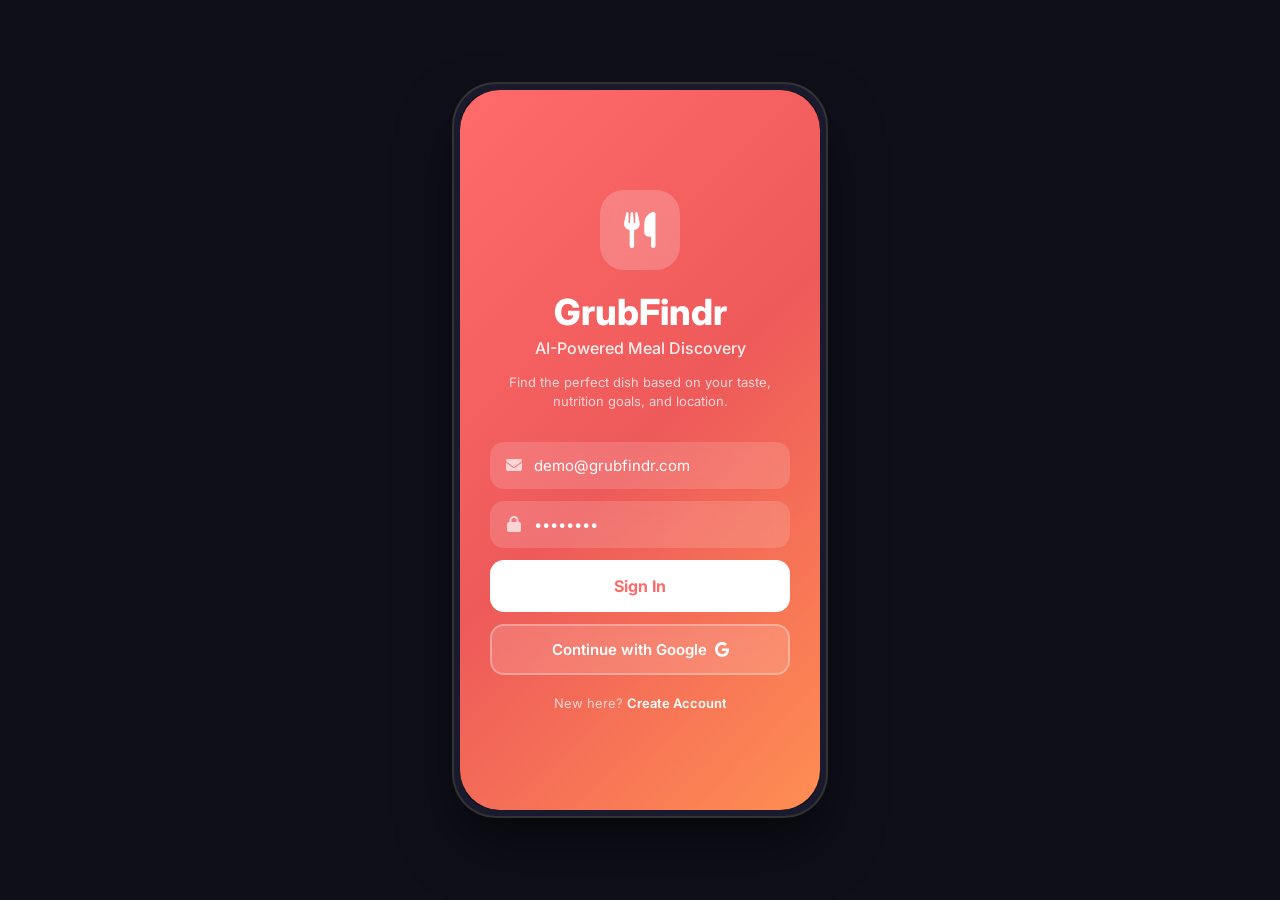
<file: prototype/index.html>
<!DOCTYPE html>
<html lang="en">
<head>
    <meta charset="UTF-8">
    <meta name="viewport" content="width=device-width, initial-scale=1.0">
    <title>GrubFindr - Smart Meal Discovery</title>
    <link href="https://fonts.googleapis.com/css2?family=Inter:wght@300;400;500;600;700;800&display=swap" rel="stylesheet">
    <link rel="stylesheet" href="https://cdnjs.cloudflare.com/ajax/libs/font-awesome/6.5.0/css/all.min.css">
    <link rel="stylesheet" href="styles.css">
</head>
<body>

<!-- ==================== SPLASH / LOGIN ==================== -->
<div id="splash-screen" class="screen active">
    <div class="splash-bg">
        <div class="splash-content">
            <div class="splash-logo">
                <i class="fas fa-utensils"></i>
            </div>
            <h1 class="splash-title">GrubFindr</h1>
            <p class="splash-subtitle">AI-Powered Meal Discovery</p>
            <p class="splash-desc">Find the perfect dish based on your taste, nutrition goals, and location.</p>

            <div class="login-form">
                <div class="input-group">
                    <i class="fas fa-envelope"></i>
                    <input type="email" id="login-email" placeholder="Email" value="demo@grubfindr.com">
                </div>
                <div class="input-group">
                    <i class="fas fa-lock"></i>
                    <input type="password" id="login-password" placeholder="Password" value="password">
                </div>
                <button class="btn-primary" onclick="handleLogin()">Sign In</button>
                <button class="btn-secondary" onclick="handleLogin()">Continue with Google <i class="fab fa-google"></i></button>
                <p class="login-footer">New here? <a href="#" onclick="handleLogin()">Create Account</a></p>
            </div>
        </div>
    </div>
</div>

<!-- ==================== ONBOARDING ==================== -->
<div id="onboarding-screen" class="screen">
    <div class="onboarding-container">
        <div class="onboarding-progress">
            <div class="progress-bar" id="onboarding-progress-bar"></div>
        </div>
        <div class="onboarding-step active" id="onboard-step-1">
            <h2>Tell us about you</h2>
            <p>Help us personalize your meal recommendations</p>
            <div class="preference-grid">
                <div class="pref-card" onclick="togglePref(this)" data-pref="high-protein">
                    <i class="fas fa-dumbbell"></i>
                    <span>High Protein</span>
                </div>
                <div class="pref-card" onclick="togglePref(this)" data-pref="low-calorie">
                    <i class="fas fa-leaf"></i>
                    <span>Low Calorie</span>
                </div>
                <div class="pref-card" onclick="togglePref(this)" data-pref="keto">
                    <i class="fas fa-bacon"></i>
                    <span>Keto</span>
                </div>
                <div class="pref-card" onclick="togglePref(this)" data-pref="vegan">
                    <i class="fas fa-seedling"></i>
                    <span>Vegan</span>
                </div>
                <div class="pref-card" onclick="togglePref(this)" data-pref="halal">
                    <i class="fas fa-moon"></i>
                    <span>Halal</span>
                </div>
                <div class="pref-card" onclick="togglePref(this)" data-pref="gluten-free">
                    <i class="fas fa-bread-slice"></i>
                    <span>Gluten Free</span>
                </div>
            </div>
            <button class="btn-primary" onclick="nextOnboardStep()">Next</button>
        </div>
        <div class="onboarding-step" id="onboard-step-2">
            <h2>Set your goals</h2>
            <p>We'll tailor suggestions to your daily targets</p>
            <div class="goal-inputs">
                <div class="goal-item">
                    <label>Daily Calorie Target</label>
                    <div class="slider-container">
                        <input type="range" min="1200" max="3500" value="2200" id="cal-slider" oninput="updateSliderLabel(this, 'cal-val', ' cal')">
                        <span id="cal-val">2200 cal</span>
                    </div>
                </div>
                <div class="goal-item">
                    <label>Protein Goal</label>
                    <div class="slider-container">
                        <input type="range" min="30" max="250" value="120" id="protein-slider" oninput="updateSliderLabel(this, 'protein-val', 'g')">
                        <span id="protein-val">120g</span>
                    </div>
                </div>
                <div class="goal-item">
                    <label>Max Budget per Meal</label>
                    <div class="slider-container">
                        <input type="range" min="5" max="50" value="20" id="budget-slider" oninput="updateSliderLabel(this, 'budget-val', '', '$')">
                        <span id="budget-val">$20</span>
                    </div>
                </div>
            </div>
            <button class="btn-primary" onclick="nextOnboardStep()">Next</button>
        </div>
        <div class="onboarding-step" id="onboard-step-3">
            <h2>Enable Location</h2>
            <p>Find the best dishes near you</p>
            <div class="location-prompt">
                <div class="location-icon-big">
                    <i class="fas fa-map-marker-alt"></i>
                </div>
                <p>GrubFindr uses your location to find nearby restaurants and estimate walking/driving times.</p>
                <button class="btn-primary" onclick="finishOnboarding()"><i class="fas fa-location-arrow"></i> Allow Location Access</button>
                <button class="btn-text" onclick="finishOnboarding()">Skip for now</button>
            </div>
        </div>
    </div>
</div>

<!-- ==================== MAIN APP SHELL ==================== -->
<div id="app-shell" class="screen">
    <!-- Top status bar -->
    <div class="app-status-bar">
        <span>9:41</span>
        <span class="status-icons">
            <i class="fas fa-signal"></i>
            <i class="fas fa-wifi"></i>
            <i class="fas fa-battery-three-quarters"></i>
        </span>
    </div>

    <!-- Page container -->
    <div class="page-container">

        <!-- ===== HOME PAGE ===== -->
        <div class="page active" id="page-home">
            <div class="home-hero">
                <div class="home-header-row">
                    <div>
                        <p class="greeting" id="greeting-text">Good afternoon</p>
                        <h1 class="home-title">What's for lunch?</h1>
                    </div>
                    <div class="avatar" onclick="navigateTo('profile')">
                        <i class="fas fa-user"></i>
                    </div>
                </div>
                <div class="search-bar" onclick="navigateTo('search')">
                    <i class="fas fa-search"></i>
                    <input type="text" placeholder="Find high protein meals nearby..." readonly>
                    <div class="ai-badge">AI</div>
                </div>
            </div>

            <div class="home-body">
                <!-- Map -->
                <div class="map-section">
                    <div class="map-placeholder" id="home-map">
                        <div class="map-overlay">
                            <div class="map-pin" style="top:35%;left:30%;" onclick="showRestaurant(0)"><i class="fas fa-utensils"></i></div>
                            <div class="map-pin accent" style="top:50%;left:55%;" onclick="showRestaurant(1)"><i class="fas fa-utensils"></i></div>
                            <div class="map-pin" style="top:25%;left:70%;" onclick="showRestaurant(2)"><i class="fas fa-utensils"></i></div>
                            <div class="map-pin secondary" style="top:60%;left:40%;" onclick="showRestaurant(3)"><i class="fas fa-utensils"></i></div>
                            <div class="map-pin" style="top:45%;left:80%;" onclick="showRestaurant(4)"><i class="fas fa-utensils"></i></div>
                            <div class="user-dot" style="top:48%;left:50%;"></div>
                        </div>
                    </div>
                </div>

                <!-- AI Recommendation -->
                <div class="ai-rec-section" onclick="navigateTo('ai-chat')">
                    <div class="ai-rec-card">
                        <div class="ai-rec-icon"><i class="fas fa-robot"></i></div>
                        <div class="ai-rec-text">
                            <p class="ai-rec-title">AI Pick for You</p>
                            <p class="ai-rec-desc">Based on your goals, try the <strong>Grilled Chicken Bowl</strong> at Shawarma Plus - 42g protein, only 580 cal!</p>
                        </div>
                        <i class="fas fa-chevron-right"></i>
                    </div>
                </div>

                <!-- Nearby -->
                <div class="section-header">
                    <h2>Nearby</h2>
                    <a href="#" onclick="navigateTo('search'); return false;">See all</a>
                </div>

                <div class="restaurant-scroll" id="nearby-list">
                    <!-- Populated by JS -->
                </div>

                <!-- Meal Tracker Summary -->
                <div class="section-header">
                    <h2>Today's Tracking</h2>
                    <a href="#" onclick="navigateTo('tracker'); return false;">Details</a>
                </div>
                <div class="tracker-summary">
                    <div class="tracker-ring-container">
                        <div class="tracker-ring" id="cal-ring">
                            <svg viewBox="0 0 100 100">
                                <circle cx="50" cy="50" r="42" fill="none" stroke="#f0f0f0" stroke-width="8"/>
                                <circle cx="50" cy="50" r="42" fill="none" stroke="#ff6b6b" stroke-width="8"
                                    stroke-dasharray="264" stroke-dashoffset="132" stroke-linecap="round"
                                    transform="rotate(-90 50 50)"/>
                            </svg>
                            <div class="ring-label">
                                <span class="ring-value">1,120</span>
                                <span class="ring-unit">cal</span>
                            </div>
                        </div>
                        <div class="tracker-ring" id="protein-ring">
                            <svg viewBox="0 0 100 100">
                                <circle cx="50" cy="50" r="42" fill="none" stroke="#f0f0f0" stroke-width="8"/>
                                <circle cx="50" cy="50" r="42" fill="none" stroke="#4ecdc4" stroke-width="8"
                                    stroke-dasharray="264" stroke-dashoffset="172" stroke-linecap="round"
                                    transform="rotate(-90 50 50)"/>
                            </svg>
                            <div class="ring-label">
                                <span class="ring-value">68g</span>
                                <span class="ring-unit">protein</span>
                            </div>
                        </div>
                        <div class="tracker-ring" id="budget-ring">
                            <svg viewBox="0 0 100 100">
                                <circle cx="50" cy="50" r="42" fill="none" stroke="#f0f0f0" stroke-width="8"/>
                                <circle cx="50" cy="50" r="42" fill="none" stroke="#667eea" stroke-width="8"
                                    stroke-dasharray="264" stroke-dashoffset="198" stroke-linecap="round"
                                    transform="rotate(-90 50 50)"/>
                            </svg>
                            <div class="ring-label">
                                <span class="ring-value">$12</span>
                                <span class="ring-unit">spent</span>
                            </div>
                        </div>
                    </div>
                </div>

                <div style="height: 100px;"></div>
            </div>
        </div>

        <!-- ===== SEARCH / RESTAURANT LIST PAGE ===== -->
        <div class="page" id="page-search">
            <div class="search-page-header">
                <div style="display:flex;align-items:center;gap:12px;">
                    <button class="back-btn" onclick="goBack()" style="background:#f0f0f5;color:#333;width:38px;height:38px;font-size:16px;"><i class="fas fa-arrow-left"></i></button>
                    <h1>Discover</h1>
                </div>
                <div class="search-bar-full">
                    <i class="fas fa-search"></i>
                    <input type="text" id="search-input" placeholder="Search dishes, cuisines, restaurants..." oninput="filterRestaurants()">
                    <div class="ai-badge" onclick="navigateTo('ai-chat')">AI</div>
                </div>
                <div class="filter-chips" id="filter-chips">
                    <button class="chip active" onclick="setFilter(this, 'all')">All</button>
                    <button class="chip" onclick="setFilter(this, 'low-cal')">Low Cal</button>
                    <button class="chip" onclick="setFilter(this, 'high-protein')">High Protein</button>
                    <button class="chip" onclick="setFilter(this, 'vegan')">Vegan</button>
                    <button class="chip" onclick="setFilter(this, 'halal')">Halal</button>
                    <button class="chip" onclick="setFilter(this, 'under-15')">Under $15</button>
                </div>
                <div class="sort-row">
                    <span>Sort by:</span>
                    <select id="sort-select" onchange="filterRestaurants()">
                        <option value="distance">Distance</option>
                        <option value="rating">Rating</option>
                        <option value="calories">Calories (Low)</option>
                        <option value="protein">Protein (High)</option>
                    </select>
                </div>
            </div>
            <div class="search-results" id="search-results">
                <!-- Populated by JS -->
            </div>
            <div style="height: 100px;"></div>
        </div>

        <!-- ===== RESTAURANT DETAIL PAGE ===== -->
        <div class="page" id="page-restaurant">
            <div class="restaurant-detail" id="restaurant-detail">
                <!-- Populated by JS -->
            </div>
        </div>

        <!-- ===== FOOD DETAIL PAGE ===== -->
        <div class="page" id="page-food-detail">
            <div class="food-detail" id="food-detail">
                <!-- Populated by JS -->
            </div>
        </div>

        <!-- ===== AI CHAT PAGE ===== -->
        <div class="page" id="page-ai-chat">
            <div class="chat-header">
                <button class="back-btn" onclick="goBack()"><i class="fas fa-arrow-left"></i></button>
                <div class="chat-header-info">
                    <div class="ai-avatar"><i class="fas fa-robot"></i></div>
                    <div>
                        <h3>GrubFindr AI</h3>
                        <span class="online-dot"></span> <span class="chat-status">Online</span>
                    </div>
                </div>
            </div>
            <div class="chat-messages" id="chat-messages">
                <div class="chat-msg bot">
                    <div class="msg-bubble">Hey! I'm your GrubFindr AI assistant. I can help you find the perfect meal based on your preferences, nutrition goals, and location. What are you in the mood for?</div>
                </div>
            </div>
            <div class="chat-input-area">
                <div class="quick-prompts">
                    <button onclick="sendQuickPrompt('High protein lunch under $15')">High protein lunch under $15</button>
                    <button onclick="sendQuickPrompt('Low calorie dinner nearby')">Low calorie dinner nearby</button>
                    <button onclick="sendQuickPrompt('Best rated restaurants within 0.5 miles')">Best nearby</button>
                </div>
                <div class="chat-input-row">
                    <input type="text" id="chat-input" placeholder="Ask me anything about food..." onkeydown="if(event.key==='Enter')sendChat()">
                    <button onclick="sendChat()"><i class="fas fa-paper-plane"></i></button>
                </div>
            </div>
        </div>

        <!-- ===== FAVORITES PAGE ===== -->
        <div class="page" id="page-favorites">
            <div class="page-header-simple">
                <h1>Favorites</h1>
            </div>
            <div id="favorites-list" class="favorites-list">
                <!-- Populated by JS -->
            </div>
            <div class="empty-state" id="fav-empty" style="display:none;">
                <i class="fas fa-heart"></i>
                <p>No favorites yet</p>
                <span>Tap the heart on any dish to save it here</span>
            </div>
            <div style="height: 100px;"></div>
        </div>

        <!-- ===== MEAL TRACKER PAGE ===== -->
        <div class="page" id="page-tracker">
            <div class="page-header-simple">
                <h1>Meal Tracker</h1>
                <p class="tracker-date" id="tracker-date"></p>
            </div>
            <div class="tracker-detail">
                <div class="tracker-macro-bars">
                    <div class="macro-bar-item">
                        <div class="macro-bar-header">
                            <span>Calories</span>
                            <span id="tracker-cal">1,120 / 2,200</span>
                        </div>
                        <div class="macro-bar">
                            <div class="macro-bar-fill cal" style="width:51%"></div>
                        </div>
                    </div>
                    <div class="macro-bar-item">
                        <div class="macro-bar-header">
                            <span>Protein</span>
                            <span id="tracker-prot">68g / 120g</span>
                        </div>
                        <div class="macro-bar">
                            <div class="macro-bar-fill prot" style="width:57%"></div>
                        </div>
                    </div>
                    <div class="macro-bar-item">
                        <div class="macro-bar-header">
                            <span>Carbs</span>
                            <span id="tracker-carb">95g / 275g</span>
                        </div>
                        <div class="macro-bar">
                            <div class="macro-bar-fill carb" style="width:35%"></div>
                        </div>
                    </div>
                    <div class="macro-bar-item">
                        <div class="macro-bar-header">
                            <span>Fat</span>
                            <span id="tracker-fat">38g / 73g</span>
                        </div>
                        <div class="macro-bar">
                            <div class="macro-bar-fill fat" style="width:52%"></div>
                        </div>
                    </div>
                    <div class="macro-bar-item">
                        <div class="macro-bar-header">
                            <span>Budget</span>
                            <span id="tracker-budget">$12.50 / $20.00</span>
                        </div>
                        <div class="macro-bar">
                            <div class="macro-bar-fill budget" style="width:63%"></div>
                        </div>
                    </div>
                </div>

                <h3 class="tracker-section-title">Logged Meals</h3>
                <div id="logged-meals" class="logged-meals">
                    <!-- Populated by JS -->
                </div>

                <button class="btn-primary btn-log" onclick="navigateTo('search')">
                    <i class="fas fa-plus"></i> Log a Meal
                </button>
            </div>
            <div style="height: 100px;"></div>
        </div>

        <!-- ===== PROFILE PAGE ===== -->
        <div class="page" id="page-profile">
            <div class="profile-header">
                <button class="back-btn" onclick="goBack()" style="position:absolute;top:15px;left:15px;"><i class="fas fa-arrow-left"></i></button>
                <div class="profile-avatar-big">
                    <i class="fas fa-user"></i>
                </div>
                <h2>Demo User</h2>
                <p>demo@grubfindr.com</p>
            </div>
            <div class="profile-sections">
                <div class="profile-card">
                    <h3><i class="fas fa-bullseye"></i> Daily Goals</h3>
                    <div class="profile-goal-row">
                        <span>Calories</span><span>2,200 cal</span>
                    </div>
                    <div class="profile-goal-row">
                        <span>Protein</span><span>120g</span>
                    </div>
                    <div class="profile-goal-row">
                        <span>Budget</span><span>$20 / meal</span>
                    </div>
                </div>
                <div class="profile-card">
                    <h3><i class="fas fa-sliders-h"></i> Dietary Preferences</h3>
                    <div class="profile-tags" id="profile-prefs">
                        <span class="profile-tag">High Protein</span>
                        <span class="profile-tag">Halal</span>
                    </div>
                </div>
                <div class="profile-card">
                    <h3><i class="fas fa-allergies"></i> Allergies</h3>
                    <div class="profile-tags">
                        <span class="profile-tag warning">Peanuts</span>
                        <span class="profile-tag">+ Add</span>
                    </div>
                </div>
                <div class="profile-menu">
                    <div class="profile-menu-item" onclick="showToast('Settings coming in Phase 3')">
                        <i class="fas fa-cog"></i><span>Settings</span><i class="fas fa-chevron-right"></i>
                    </div>
                    <div class="profile-menu-item" onclick="showToast('Premium subscription coming soon!')">
                        <i class="fas fa-crown"></i><span>GrubFindr Premium</span><i class="fas fa-chevron-right"></i>
                    </div>
                    <div class="profile-menu-item" onclick="showToast('Notifications coming in Phase 3')">
                        <i class="fas fa-bell"></i><span>Notifications</span><i class="fas fa-chevron-right"></i>
                    </div>
                    <div class="profile-menu-item logout" onclick="handleLogout()">
                        <i class="fas fa-sign-out-alt"></i><span>Sign Out</span><i class="fas fa-chevron-right"></i>
                    </div>
                </div>
            </div>
            <div style="height: 100px;"></div>
        </div>

    </div>

    <!-- Bottom Navigation -->
    <div class="bottom-nav" id="bottom-nav">
        <div class="nav-item active" onclick="navigateTo('home')" data-page="home">
            <i class="fas fa-home"></i>
            <span>Home</span>
        </div>
        <div class="nav-item" onclick="navigateTo('search')" data-page="search">
            <i class="fas fa-search"></i>
            <span>Search</span>
        </div>
        <div class="nav-item" onclick="navigateTo('favorites')" data-page="favorites">
            <i class="fas fa-heart"></i>
            <span>Favorites</span>
        </div>
        <div class="nav-item" onclick="navigateTo('tracker')" data-page="tracker">
            <i class="fas fa-chart-pie"></i>
            <span>Tracker</span>
        </div>
        <div class="nav-item" onclick="navigateTo('profile')" data-page="profile">
            <i class="fas fa-user"></i>
            <span>Profile</span>
        </div>
    </div>
</div>

<!-- Toast -->
<div class="toast" id="toast"></div>

<script src="app.js"></script>
</body>
</html>
</file>
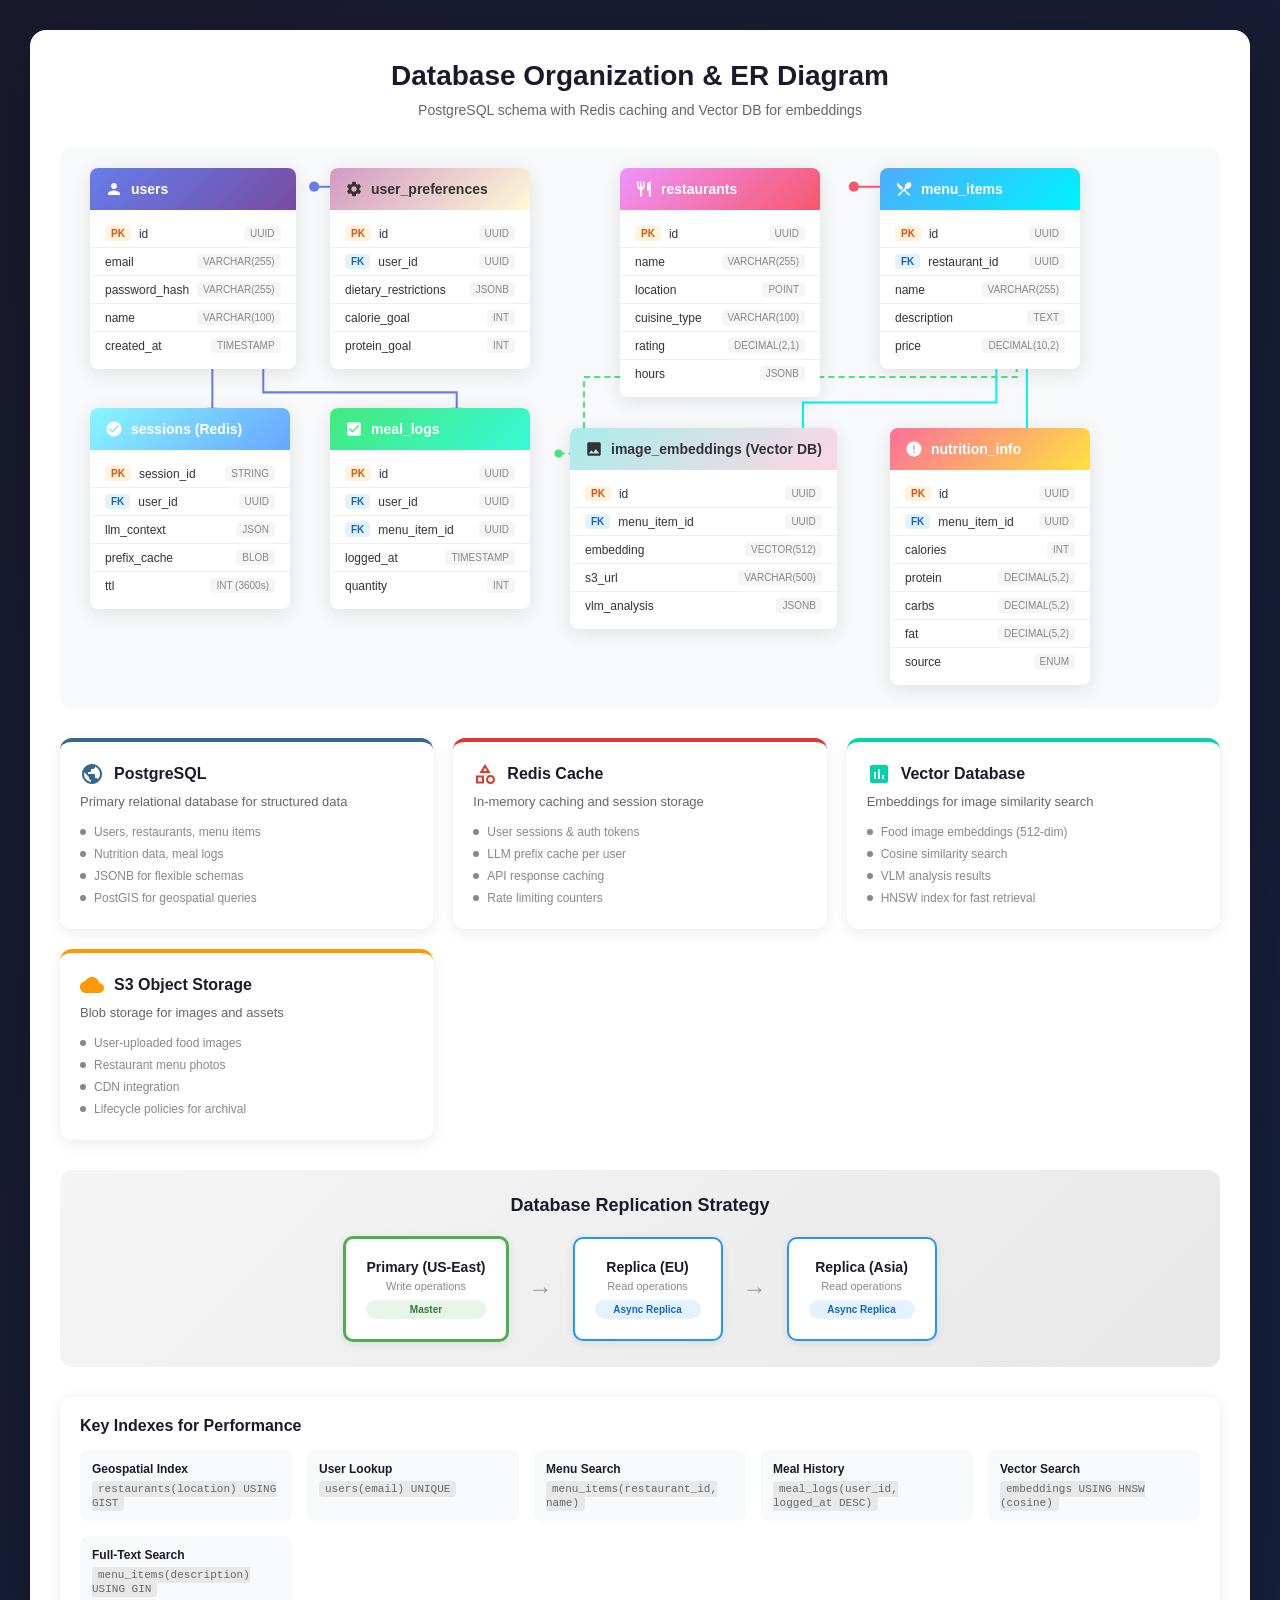
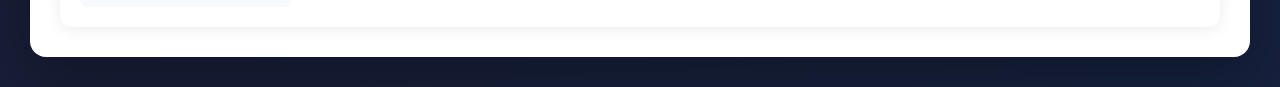
<file: architecture_diagram/database-diagram.html>
<!DOCTYPE html>
<html lang="en">
<head>
    <meta charset="UTF-8">
    <meta name="viewport" content="width=device-width, initial-scale=1.0">
    <title>GrubFinder - Database Organization & ER Diagram</title>
    <style>
        * { margin: 0; padding: 0; box-sizing: border-box; }
        body {
            font-family: -apple-system, BlinkMacSystemFont, 'Segoe UI', Roboto, sans-serif;
            background: linear-gradient(135deg, #1a1a2e 0%, #16213e 100%);
            min-height: 100vh;
            padding: 30px;
        }
        .diagram {
            background: #fff;
            border-radius: 16px;
            padding: 30px;
            max-width: 1300px;
            margin: 0 auto;
            box-shadow: 0 20px 60px rgba(0,0,0,0.3);
        }
        h1 {
            text-align: center;
            color: #1a1a2e;
            margin-bottom: 10px;
            font-size: 28px;
        }
        .subtitle {
            text-align: center;
            color: #666;
            margin-bottom: 30px;
            font-size: 14px;
        }

        /* ER Diagram Container */
        .er-container {
            position: relative;
            min-height: 560px;
            background: #f8f9fa;
            border-radius: 12px;
            padding: 30px;
            margin-bottom: 30px;
        }

        /* Entity Tables */
        .entity {
            position: absolute;
            background: #fff;
            border-radius: 8px;
            box-shadow: 0 4px 20px rgba(0,0,0,0.1);
            overflow: hidden;
            min-width: 200px;
        }

        .entity-header {
            padding: 12px 15px;
            font-weight: 700;
            font-size: 14px;
            color: #fff;
            display: flex;
            align-items: center;
            gap: 8px;
        }

        .entity-header svg {
            width: 18px;
            height: 18px;
        }

        .entity.users .entity-header { background: linear-gradient(135deg, #667eea 0%, #764ba2 100%); }
        .entity.restaurants .entity-header { background: linear-gradient(135deg, #f093fb 0%, #f5576c 100%); }
        .entity.menu-items .entity-header { background: linear-gradient(135deg, #4facfe 0%, #00f2fe 100%); }
        .entity.orders .entity-header { background: linear-gradient(135deg, #43e97b 0%, #38f9d7 100%); }
        .entity.nutrition .entity-header { background: linear-gradient(135deg, #fa709a 0%, #fee140 100%); }
        .entity.images .entity-header { background: linear-gradient(135deg, #a8edea 0%, #fed6e3 100%); color: #333; }
        .entity.preferences .entity-header { background: linear-gradient(135deg, #d299c2 0%, #fef9d7 100%); color: #333; }
        .entity.sessions .entity-header { background: linear-gradient(135deg, #89f7fe 0%, #66a6ff 100%); }

        .entity-body {
            padding: 10px 0;
        }

        .field {
            padding: 6px 15px;
            font-size: 12px;
            display: flex;
            align-items: center;
            gap: 8px;
            border-bottom: 1px solid #f0f0f0;
        }

        .field:last-child {
            border-bottom: none;
        }

        .field-name {
            font-weight: 500;
            color: #333;
            flex: 1;
        }

        .field-type {
            color: #888;
            font-size: 10px;
            background: #f5f5f5;
            padding: 2px 6px;
            border-radius: 4px;
        }

        .field-key {
            font-size: 10px;
            padding: 2px 6px;
            border-radius: 4px;
            font-weight: 600;
        }

        .field-key.pk {
            background: #fff3e0;
            color: #e65100;
        }

        .field-key.fk {
            background: #e3f2fd;
            color: #1565c0;
        }

        /* Entity Positions - organized by domain */
        /* Left: User domain | Right: Restaurant/Food domain */
        .entity.users { top: 20px; left: 30px; }
        .entity.preferences { top: 20px; left: 270px; }
        .entity.sessions { top: 260px; left: 30px; }
        .entity.orders { top: 260px; left: 270px; }
        .entity.restaurants { top: 20px; left: 560px; }
        .entity.menu-items { top: 20px; left: 820px; }
        .entity.images { top: 280px; left: 510px; }
        .entity.nutrition { top: 280px; left: 830px; }

        /* Relationship Lines */
        .relationships {
            position: absolute;
            top: 0;
            left: 0;
            width: 100%;
            height: 100%;
            pointer-events: none;
            z-index: 0;
        }

        .relationships svg {
            width: 100%;
            height: 100%;
        }

        /* Database Types Section */
        .db-types {
            display: grid;
            grid-template-columns: repeat(auto-fit, minmax(280px, 1fr));
            gap: 20px;
            margin-bottom: 30px;
        }

        .db-card {
            background: #fff;
            border-radius: 12px;
            padding: 20px;
            box-shadow: 0 4px 15px rgba(0,0,0,0.08);
            border-top: 4px solid;
        }

        .db-card.postgres { border-color: #336791; }
        .db-card.redis { border-color: #dc382d; }
        .db-card.vector { border-color: #00d4aa; }
        .db-card.s3 { border-color: #ff9900; }

        .db-card h3 {
            font-size: 16px;
            color: #1a1a2e;
            margin-bottom: 8px;
            display: flex;
            align-items: center;
            gap: 10px;
        }

        .db-card p {
            font-size: 13px;
            color: #666;
            margin-bottom: 12px;
        }

        .db-card ul {
            list-style: none;
            font-size: 12px;
            color: #888;
        }

        .db-card li {
            padding: 4px 0;
            display: flex;
            align-items: center;
            gap: 8px;
        }

        .db-card li::before {
            content: '';
            width: 6px;
            height: 6px;
            background: currentColor;
            border-radius: 50%;
        }

        /* Replication Section */
        .replication {
            background: linear-gradient(135deg, #f5f5f5 0%, #e8e8e8 100%);
            border-radius: 12px;
            padding: 25px;
            margin-bottom: 30px;
        }

        .replication h2 {
            font-size: 18px;
            color: #1a1a2e;
            margin-bottom: 20px;
            text-align: center;
        }

        .replication-flow {
            display: flex;
            align-items: center;
            justify-content: center;
            gap: 20px;
            flex-wrap: wrap;
        }

        .db-node {
            background: #fff;
            border-radius: 10px;
            padding: 20px;
            text-align: center;
            min-width: 150px;
            box-shadow: 0 2px 10px rgba(0,0,0,0.08);
        }

        .db-node.master {
            border: 3px solid #4caf50;
        }

        .db-node.replica {
            border: 2px solid #2196f3;
        }

        .db-node h4 {
            font-size: 14px;
            color: #1a1a2e;
            margin-bottom: 5px;
        }

        .db-node p {
            font-size: 11px;
            color: #888;
        }

        .db-node .badge {
            margin-top: 8px;
            padding: 4px 10px;
            border-radius: 12px;
            font-size: 10px;
            font-weight: 600;
        }

        .db-node.master .badge {
            background: #e8f5e9;
            color: #2e7d32;
        }

        .db-node.replica .badge {
            background: #e3f2fd;
            color: #1565c0;
        }

        .arrow {
            color: #999;
            font-size: 24px;
        }

        /* Indexes Section */
        .indexes {
            background: #fff;
            border-radius: 12px;
            padding: 20px;
            box-shadow: 0 2px 15px rgba(0,0,0,0.08);
        }

        .indexes h3 {
            font-size: 16px;
            color: #1a1a2e;
            margin-bottom: 15px;
        }

        .index-grid {
            display: grid;
            grid-template-columns: repeat(auto-fit, minmax(200px, 1fr));
            gap: 15px;
        }

        .index-item {
            background: #f8f9fa;
            border-radius: 8px;
            padding: 12px;
            font-size: 12px;
        }

        .index-item strong {
            color: #1a1a2e;
            display: block;
            margin-bottom: 5px;
        }

        .index-item code {
            background: #e8e8e8;
            padding: 2px 6px;
            border-radius: 4px;
            font-size: 11px;
            color: #666;
        }
    </style>
</head>
<body>
    <div class="diagram">
        <h1>Database Organization & ER Diagram</h1>
        <p class="subtitle">PostgreSQL schema with Redis caching and Vector DB for embeddings</p>

        <!-- ER Diagram -->
        <div class="er-container">
            <!-- Relationship Lines SVG -->
            <svg class="relationships" viewBox="0 0 1100 550">
                <!-- Users -> Preferences (1:1) - horizontal at header level -->
                <line x1="230" y1="38" x2="270" y2="38" stroke="#667eea" stroke-width="2"/>
                <circle cx="230" cy="38" r="5" fill="#667eea"/>
                <circle cx="270" cy="38" r="5" fill="#667eea"/>

                <!-- Users -> Sessions (1:N) - vertical from bottom of users to top of sessions -->
                <line x1="130" y1="195" x2="130" y2="260" stroke="#667eea" stroke-width="2"/>
                <circle cx="130" cy="195" r="5" fill="#667eea"/>
                <polygon points="125,255 135,255 130,265" fill="#667eea"/>

                <!-- Users -> Meal Logs (1:N) - L-shaped -->
                <path d="M 180 195 L 180 240 L 370 240 L 370 260" stroke="#667eea" stroke-width="2" fill="none"/>
                <circle cx="180" cy="195" r="5" fill="#667eea"/>
                <polygon points="365,255 375,255 370,265" fill="#667eea"/>

                <!-- Restaurants -> Menu Items (1:N) - horizontal at header level -->
                <line x1="760" y1="38" x2="820" y2="38" stroke="#f5576c" stroke-width="2"/>
                <circle cx="760" cy="38" r="5" fill="#f5576c"/>
                <polygon points="815,33 815,43 825,38" fill="#f5576c"/>

                <!-- Menu Items -> Nutrition (1:1) - vertical -->
                <line x1="930" y1="195" x2="930" y2="280" stroke="#00f2fe" stroke-width="2"/>
                <circle cx="930" cy="195" r="5" fill="#00f2fe"/>
                <circle cx="930" cy="280" r="5" fill="#00f2fe"/>

                <!-- Menu Items -> Image Embeddings (1:N) - L-shaped -->
                <path d="M 900 195 L 900 250 L 710 250 L 710 280" stroke="#00f2fe" stroke-width="2" fill="none"/>
                <circle cx="900" cy="195" r="5" fill="#00f2fe"/>
                <polygon points="705,275 715,275 710,285" fill="#00f2fe"/>

                <!-- Meal Logs -> Menu Items (FK) - dashed path -->
                <path d="M 470 300 L 495 300 L 495 225 L 920 225 L 920 195" stroke="#43e97b" stroke-width="2" stroke-dasharray="6,4" fill="none"/>
                <circle cx="470" cy="300" r="4" fill="#43e97b"/>
                <circle cx="920" cy="195" r="4" fill="#43e97b"/>
            </svg>

            <!-- Users Entity -->
            <div class="entity users">
                <div class="entity-header">
                    <svg fill="currentColor" viewBox="0 0 24 24"><path d="M12 12c2.21 0 4-1.79 4-4s-1.79-4-4-4-4 1.79-4 4 1.79 4 4 4zm0 2c-2.67 0-8 1.34-8 4v2h16v-2c0-2.66-5.33-4-8-4z"/></svg>
                    users
                </div>
                <div class="entity-body">
                    <div class="field"><span class="field-key pk">PK</span><span class="field-name">id</span><span class="field-type">UUID</span></div>
                    <div class="field"><span class="field-name">email</span><span class="field-type">VARCHAR(255)</span></div>
                    <div class="field"><span class="field-name">password_hash</span><span class="field-type">VARCHAR(255)</span></div>
                    <div class="field"><span class="field-name">name</span><span class="field-type">VARCHAR(100)</span></div>
                    <div class="field"><span class="field-name">created_at</span><span class="field-type">TIMESTAMP</span></div>
                </div>
            </div>

            <!-- User Preferences Entity -->
            <div class="entity preferences">
                <div class="entity-header">
                    <svg fill="currentColor" viewBox="0 0 24 24"><path d="M19.14 12.94c.04-.31.06-.63.06-.94 0-.31-.02-.63-.06-.94l2.03-1.58c.18-.14.23-.41.12-.61l-1.92-3.32c-.12-.22-.37-.29-.59-.22l-2.39.96c-.5-.38-1.03-.7-1.62-.94l-.36-2.54c-.04-.24-.24-.41-.48-.41h-3.84c-.24 0-.43.17-.47.41l-.36 2.54c-.59.24-1.13.57-1.62.94l-2.39-.96c-.22-.08-.47 0-.59.22L2.74 8.87c-.12.21-.08.47.12.61l2.03 1.58c-.04.31-.06.63-.06.94s.02.63.06.94l-2.03 1.58c-.18.14-.23.41-.12.61l1.92 3.32c.12.22.37.29.59.22l2.39-.96c.5.38 1.03.7 1.62.94l.36 2.54c.05.24.24.41.48.41h3.84c.24 0 .44-.17.47-.41l.36-2.54c.59-.24 1.13-.56 1.62-.94l2.39.96c.22.08.47 0 .59-.22l1.92-3.32c.12-.22.07-.47-.12-.61l-2.01-1.58zM12 15.6c-1.98 0-3.6-1.62-3.6-3.6s1.62-3.6 3.6-3.6 3.6 1.62 3.6 3.6-1.62 3.6-3.6 3.6z"/></svg>
                    user_preferences
                </div>
                <div class="entity-body">
                    <div class="field"><span class="field-key pk">PK</span><span class="field-name">id</span><span class="field-type">UUID</span></div>
                    <div class="field"><span class="field-key fk">FK</span><span class="field-name">user_id</span><span class="field-type">UUID</span></div>
                    <div class="field"><span class="field-name">dietary_restrictions</span><span class="field-type">JSONB</span></div>
                    <div class="field"><span class="field-name">calorie_goal</span><span class="field-type">INT</span></div>
                    <div class="field"><span class="field-name">protein_goal</span><span class="field-type">INT</span></div>
                </div>
            </div>

            <!-- Sessions Entity -->
            <div class="entity sessions">
                <div class="entity-header">
                    <svg fill="currentColor" viewBox="0 0 24 24"><path d="M12 2C6.48 2 2 6.48 2 12s4.48 10 10 10 10-4.48 10-10S17.52 2 12 2zm-2 15l-5-5 1.41-1.41L10 14.17l7.59-7.59L19 8l-9 9z"/></svg>
                    sessions (Redis)
                </div>
                <div class="entity-body">
                    <div class="field"><span class="field-key pk">PK</span><span class="field-name">session_id</span><span class="field-type">STRING</span></div>
                    <div class="field"><span class="field-key fk">FK</span><span class="field-name">user_id</span><span class="field-type">UUID</span></div>
                    <div class="field"><span class="field-name">llm_context</span><span class="field-type">JSON</span></div>
                    <div class="field"><span class="field-name">prefix_cache</span><span class="field-type">BLOB</span></div>
                    <div class="field"><span class="field-name">ttl</span><span class="field-type">INT (3600s)</span></div>
                </div>
            </div>

            <!-- Restaurants Entity -->
            <div class="entity restaurants">
                <div class="entity-header">
                    <svg fill="currentColor" viewBox="0 0 24 24"><path d="M11 9H9V2H7v7H5V2H3v7c0 2.12 1.66 3.84 3.75 3.97V22h2.5v-9.03C11.34 12.84 13 11.12 13 9V2h-2v7zm5-3v8h2.5v8H21V2c-2.76 0-5 2.24-5 4z"/></svg>
                    restaurants
                </div>
                <div class="entity-body">
                    <div class="field"><span class="field-key pk">PK</span><span class="field-name">id</span><span class="field-type">UUID</span></div>
                    <div class="field"><span class="field-name">name</span><span class="field-type">VARCHAR(255)</span></div>
                    <div class="field"><span class="field-name">location</span><span class="field-type">POINT</span></div>
                    <div class="field"><span class="field-name">cuisine_type</span><span class="field-type">VARCHAR(100)</span></div>
                    <div class="field"><span class="field-name">rating</span><span class="field-type">DECIMAL(2,1)</span></div>
                    <div class="field"><span class="field-name">hours</span><span class="field-type">JSONB</span></div>
                </div>
            </div>

            <!-- Menu Items Entity -->
            <div class="entity menu-items">
                <div class="entity-header">
                    <svg fill="currentColor" viewBox="0 0 24 24"><path d="M8.1 13.34l2.83-2.83L3.91 3.5c-1.56 1.56-1.56 4.09 0 5.66l4.19 4.18zm6.78-1.81c1.53.71 3.68.21 5.27-1.38 1.91-1.91 2.28-4.65.81-6.12-1.46-1.46-4.20-1.10-6.12.81-1.59 1.59-2.09 3.74-1.38 5.27L3.7 19.87l1.41 1.41L12 14.41l6.88 6.88 1.41-1.41L13.41 13l1.47-1.47z"/></svg>
                    menu_items
                </div>
                <div class="entity-body">
                    <div class="field"><span class="field-key pk">PK</span><span class="field-name">id</span><span class="field-type">UUID</span></div>
                    <div class="field"><span class="field-key fk">FK</span><span class="field-name">restaurant_id</span><span class="field-type">UUID</span></div>
                    <div class="field"><span class="field-name">name</span><span class="field-type">VARCHAR(255)</span></div>
                    <div class="field"><span class="field-name">description</span><span class="field-type">TEXT</span></div>
                    <div class="field"><span class="field-name">price</span><span class="field-type">DECIMAL(10,2)</span></div>
                </div>
            </div>

            <!-- Nutrition Entity -->
            <div class="entity nutrition">
                <div class="entity-header">
                    <svg fill="currentColor" viewBox="0 0 24 24"><path d="M12 2C6.48 2 2 6.48 2 12s4.48 10 10 10 10-4.48 10-10S17.52 2 12 2zm1 15h-2v-2h2v2zm0-4h-2V7h2v6z"/></svg>
                    nutrition_info
                </div>
                <div class="entity-body">
                    <div class="field"><span class="field-key pk">PK</span><span class="field-name">id</span><span class="field-type">UUID</span></div>
                    <div class="field"><span class="field-key fk">FK</span><span class="field-name">menu_item_id</span><span class="field-type">UUID</span></div>
                    <div class="field"><span class="field-name">calories</span><span class="field-type">INT</span></div>
                    <div class="field"><span class="field-name">protein</span><span class="field-type">DECIMAL(5,2)</span></div>
                    <div class="field"><span class="field-name">carbs</span><span class="field-type">DECIMAL(5,2)</span></div>
                    <div class="field"><span class="field-name">fat</span><span class="field-type">DECIMAL(5,2)</span></div>
                    <div class="field"><span class="field-name">source</span><span class="field-type">ENUM</span></div>
                </div>
            </div>

            <!-- Orders Entity -->
            <div class="entity orders">
                <div class="entity-header">
                    <svg fill="currentColor" viewBox="0 0 24 24"><path d="M19 3H5c-1.11 0-2 .9-2 2v14c0 1.1.89 2 2 2h14c1.11 0 2-.9 2-2V5c0-1.1-.89-2-2-2zm-9 14l-5-5 1.41-1.41L10 14.17l7.59-7.59L19 8l-9 9z"/></svg>
                    meal_logs
                </div>
                <div class="entity-body">
                    <div class="field"><span class="field-key pk">PK</span><span class="field-name">id</span><span class="field-type">UUID</span></div>
                    <div class="field"><span class="field-key fk">FK</span><span class="field-name">user_id</span><span class="field-type">UUID</span></div>
                    <div class="field"><span class="field-key fk">FK</span><span class="field-name">menu_item_id</span><span class="field-type">UUID</span></div>
                    <div class="field"><span class="field-name">logged_at</span><span class="field-type">TIMESTAMP</span></div>
                    <div class="field"><span class="field-name">quantity</span><span class="field-type">INT</span></div>
                </div>
            </div>

            <!-- Images Entity -->
            <div class="entity images">
                <div class="entity-header">
                    <svg fill="currentColor" viewBox="0 0 24 24"><path d="M21 19V5c0-1.1-.9-2-2-2H5c-1.1 0-2 .9-2 2v14c0 1.1.9 2 2 2h14c1.1 0 2-.9 2-2zM8.5 13.5l2.5 3.01L14.5 12l4.5 6H5l3.5-4.5z"/></svg>
                    image_embeddings (Vector DB)
                </div>
                <div class="entity-body">
                    <div class="field"><span class="field-key pk">PK</span><span class="field-name">id</span><span class="field-type">UUID</span></div>
                    <div class="field"><span class="field-key fk">FK</span><span class="field-name">menu_item_id</span><span class="field-type">UUID</span></div>
                    <div class="field"><span class="field-name">embedding</span><span class="field-type">VECTOR(512)</span></div>
                    <div class="field"><span class="field-name">s3_url</span><span class="field-type">VARCHAR(500)</span></div>
                    <div class="field"><span class="field-name">vlm_analysis</span><span class="field-type">JSONB</span></div>
                </div>
            </div>
        </div>

        <!-- Database Types -->
        <div class="db-types">
            <div class="db-card postgres">
                <h3>
                    <svg width="24" height="24" viewBox="0 0 24 24" fill="#336791"><path d="M12 2C6.48 2 2 6.48 2 12s4.48 10 10 10 10-4.48 10-10S17.52 2 12 2zm-1 17.93c-3.95-.49-7-3.85-7-7.93 0-.62.08-1.21.21-1.79L9 15v1c0 1.1.9 2 2 2v1.93zm6.9-2.54c-.26-.81-1-1.39-1.9-1.39h-1v-3c0-.55-.45-1-1-1H8v-2h2c.55 0 1-.45 1-1V7h2c1.1 0 2-.9 2-2v-.41c2.93 1.19 5 4.06 5 7.41 0 2.08-.8 3.97-2.1 5.39z"/></svg>
                    PostgreSQL
                </h3>
                <p>Primary relational database for structured data</p>
                <ul>
                    <li>Users, restaurants, menu items</li>
                    <li>Nutrition data, meal logs</li>
                    <li>JSONB for flexible schemas</li>
                    <li>PostGIS for geospatial queries</li>
                </ul>
            </div>

            <div class="db-card redis">
                <h3>
                    <svg width="24" height="24" viewBox="0 0 24 24" fill="#dc382d"><path d="M12 2l-5.5 9h11L12 2zm0 3.84L13.93 9h-3.87L12 5.84zM17.5 13c-2.49 0-4.5 2.01-4.5 4.5s2.01 4.5 4.5 4.5 4.5-2.01 4.5-4.5-2.01-4.5-4.5-4.5zm0 7c-1.38 0-2.5-1.12-2.5-2.5s1.12-2.5 2.5-2.5 2.5 1.12 2.5 2.5-1.12 2.5-2.5 2.5zM3 21.5h8v-8H3v8zm2-6h4v4H5v-4z"/></svg>
                    Redis Cache
                </h3>
                <p>In-memory caching and session storage</p>
                <ul>
                    <li>User sessions & auth tokens</li>
                    <li>LLM prefix cache per user</li>
                    <li>API response caching</li>
                    <li>Rate limiting counters</li>
                </ul>
            </div>

            <div class="db-card vector">
                <h3>
                    <svg width="24" height="24" viewBox="0 0 24 24" fill="#00d4aa"><path d="M19 3H5c-1.1 0-2 .9-2 2v14c0 1.1.9 2 2 2h14c1.1 0 2-.9 2-2V5c0-1.1-.9-2-2-2zM9 17H7v-7h2v7zm4 0h-2V7h2v10zm4 0h-2v-4h2v4z"/></svg>
                    Vector Database
                </h3>
                <p>Embeddings for image similarity search</p>
                <ul>
                    <li>Food image embeddings (512-dim)</li>
                    <li>Cosine similarity search</li>
                    <li>VLM analysis results</li>
                    <li>HNSW index for fast retrieval</li>
                </ul>
            </div>

            <div class="db-card s3">
                <h3>
                    <svg width="24" height="24" viewBox="0 0 24 24" fill="#ff9900"><path d="M19.35 10.04C18.67 6.59 15.64 4 12 4 9.11 4 6.6 5.64 5.35 8.04 2.34 8.36 0 10.91 0 14c0 3.31 2.69 6 6 6h13c2.76 0 5-2.24 5-5 0-2.64-2.05-4.78-4.65-4.96z"/></svg>
                    S3 Object Storage
                </h3>
                <p>Blob storage for images and assets</p>
                <ul>
                    <li>User-uploaded food images</li>
                    <li>Restaurant menu photos</li>
                    <li>CDN integration</li>
                    <li>Lifecycle policies for archival</li>
                </ul>
            </div>
        </div>

        <!-- Replication -->
        <div class="replication">
            <h2>Database Replication Strategy</h2>
            <div class="replication-flow">
                <div class="db-node master">
                    <h4>Primary (US-East)</h4>
                    <p>Write operations</p>
                    <div class="badge">Master</div>
                </div>
                <span class="arrow">→</span>
                <div class="db-node replica">
                    <h4>Replica (EU)</h4>
                    <p>Read operations</p>
                    <div class="badge">Async Replica</div>
                </div>
                <span class="arrow">→</span>
                <div class="db-node replica">
                    <h4>Replica (Asia)</h4>
                    <p>Read operations</p>
                    <div class="badge">Async Replica</div>
                </div>
            </div>
        </div>

        <!-- Indexes -->
        <div class="indexes">
            <h3>Key Indexes for Performance</h3>
            <div class="index-grid">
                <div class="index-item">
                    <strong>Geospatial Index</strong>
                    <code>restaurants(location) USING GIST</code>
                </div>
                <div class="index-item">
                    <strong>User Lookup</strong>
                    <code>users(email) UNIQUE</code>
                </div>
                <div class="index-item">
                    <strong>Menu Search</strong>
                    <code>menu_items(restaurant_id, name)</code>
                </div>
                <div class="index-item">
                    <strong>Meal History</strong>
                    <code>meal_logs(user_id, logged_at DESC)</code>
                </div>
                <div class="index-item">
                    <strong>Vector Search</strong>
                    <code>embeddings USING HNSW (cosine)</code>
                </div>
                <div class="index-item">
                    <strong>Full-Text Search</strong>
                    <code>menu_items(description) USING GIN</code>
                </div>
            </div>
        </div>
    </div>
</body>
</html>
</file>
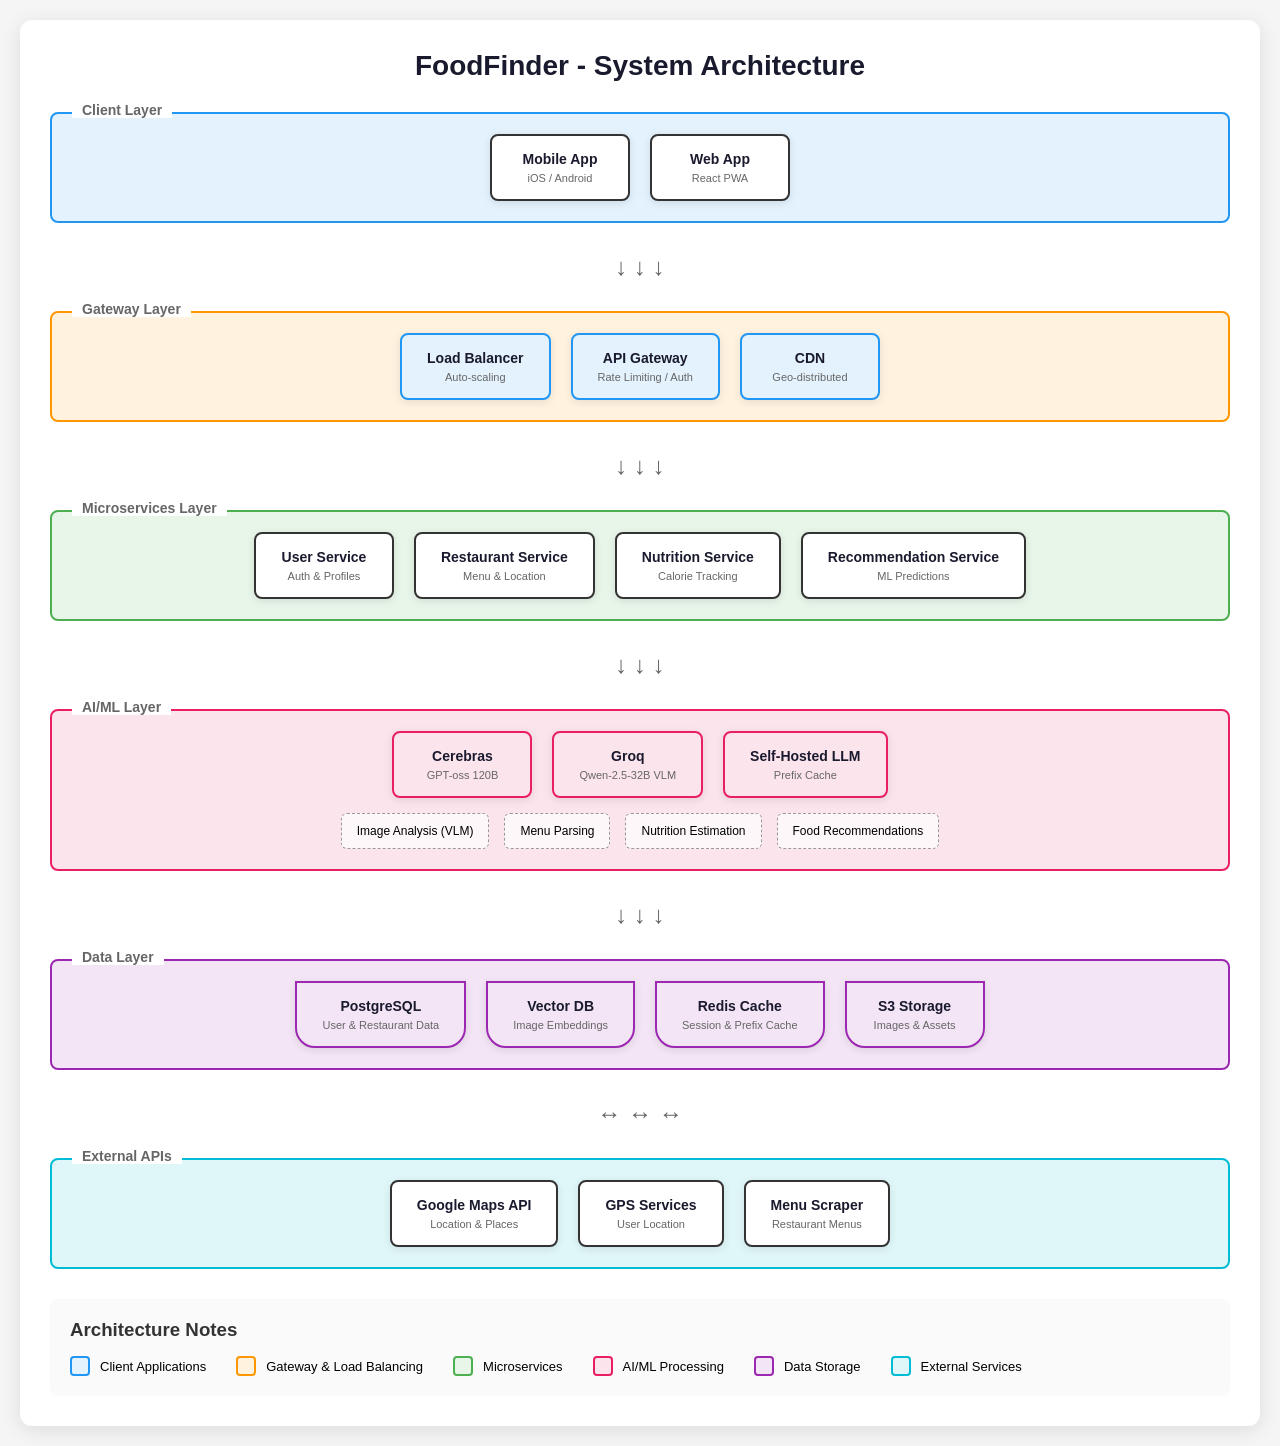
<file: architecture_diagram/foodfinder-architecture.html>
<!DOCTYPE html>
<html lang="en">
<head>
    <meta charset="UTF-8">
    <meta name="viewport" content="width=device-width, initial-scale=1.0">
    <title>FoodFinder - System Architecture</title>
    <style>
        * { margin: 0; padding: 0; box-sizing: border-box; }
        body {
            font-family: -apple-system, BlinkMacSystemFont, 'Segoe UI', Roboto, sans-serif;
            background: #f5f5f5;
            padding: 20px;
        }
        .diagram {
            background: white;
            border-radius: 12px;
            padding: 30px;
            box-shadow: 0 4px 20px rgba(0,0,0,0.1);
            max-width: 1400px;
            margin: 0 auto;
        }
        h1 {
            text-align: center;
            color: #1a1a2e;
            margin-bottom: 30px;
            font-size: 28px;
        }
        .layer {
            margin: 20px 0;
            padding: 20px;
            border-radius: 8px;
            position: relative;
        }
        .layer-title {
            position: absolute;
            top: -12px;
            left: 20px;
            background: white;
            padding: 0 10px;
            font-weight: 600;
            font-size: 14px;
            color: #666;
        }
        .client-layer { background: #e3f2fd; border: 2px solid #2196f3; }
        .gateway-layer { background: #fff3e0; border: 2px solid #ff9800; }
        .service-layer { background: #e8f5e9; border: 2px solid #4caf50; }
        .ml-layer { background: #fce4ec; border: 2px solid #e91e63; }
        .data-layer { background: #f3e5f5; border: 2px solid #9c27b0; }
        .external-layer { background: #e0f7fa; border: 2px solid #00bcd4; }

        .components {
            display: flex;
            justify-content: center;
            gap: 20px;
            flex-wrap: wrap;
        }
        .component {
            background: white;
            border: 2px solid #333;
            border-radius: 8px;
            padding: 15px 25px;
            text-align: center;
            min-width: 140px;
            box-shadow: 0 2px 8px rgba(0,0,0,0.1);
        }
        .component-name {
            font-weight: 600;
            font-size: 14px;
            color: #1a1a2e;
        }
        .component-desc {
            font-size: 11px;
            color: #666;
            margin-top: 5px;
        }
        .component.highlight {
            border-color: #2196f3;
            background: #e3f2fd;
        }
        .component.ml {
            border-color: #e91e63;
            background: #fce4ec;
        }
        .component.db {
            border-color: #9c27b0;
            background: #f3e5f5;
            border-radius: 0 0 20px 20px;
        }
        .arrow-section {
            text-align: center;
            padding: 10px;
            color: #666;
            font-size: 24px;
        }
        .sub-components {
            display: flex;
            gap: 15px;
            justify-content: center;
            margin-top: 15px;
        }
        .sub-component {
            background: rgba(255,255,255,0.7);
            border: 1px dashed #999;
            border-radius: 6px;
            padding: 10px 15px;
            font-size: 12px;
        }
        .legend {
            margin-top: 30px;
            padding: 20px;
            background: #fafafa;
            border-radius: 8px;
        }
        .legend h3 {
            margin-bottom: 15px;
            color: #333;
        }
        .legend-items {
            display: flex;
            gap: 30px;
            flex-wrap: wrap;
        }
        .legend-item {
            display: flex;
            align-items: center;
            gap: 10px;
            font-size: 13px;
        }
        .legend-color {
            width: 20px;
            height: 20px;
            border-radius: 4px;
            border: 2px solid;
        }
    </style>
</head>
<body>
    <div class="diagram">
        <h1>FoodFinder - System Architecture</h1>

        <!-- Client Layer -->
        <div class="layer client-layer">
            <span class="layer-title">Client Layer</span>
            <div class="components">
                <div class="component">
                    <div class="component-name">Mobile App</div>
                    <div class="component-desc">iOS / Android</div>
                </div>
                <div class="component">
                    <div class="component-name">Web App</div>
                    <div class="component-desc">React PWA</div>
                </div>
            </div>
        </div>

        <div class="arrow-section">&#8595; &#8595; &#8595;</div>

        <!-- Gateway Layer -->
        <div class="layer gateway-layer">
            <span class="layer-title">Gateway Layer</span>
            <div class="components">
                <div class="component highlight">
                    <div class="component-name">Load Balancer</div>
                    <div class="component-desc">Auto-scaling</div>
                </div>
                <div class="component highlight">
                    <div class="component-name">API Gateway</div>
                    <div class="component-desc">Rate Limiting / Auth</div>
                </div>
                <div class="component highlight">
                    <div class="component-name">CDN</div>
                    <div class="component-desc">Geo-distributed</div>
                </div>
            </div>
        </div>

        <div class="arrow-section">&#8595; &#8595; &#8595;</div>

        <!-- Service Layer -->
        <div class="layer service-layer">
            <span class="layer-title">Microservices Layer</span>
            <div class="components">
                <div class="component">
                    <div class="component-name">User Service</div>
                    <div class="component-desc">Auth & Profiles</div>
                </div>
                <div class="component">
                    <div class="component-name">Restaurant Service</div>
                    <div class="component-desc">Menu & Location</div>
                </div>
                <div class="component">
                    <div class="component-name">Nutrition Service</div>
                    <div class="component-desc">Calorie Tracking</div>
                </div>
                <div class="component">
                    <div class="component-name">Recommendation Service</div>
                    <div class="component-desc">ML Predictions</div>
                </div>
            </div>
        </div>

        <div class="arrow-section">&#8595; &#8595; &#8595;</div>

        <!-- ML/AI Layer -->
        <div class="layer ml-layer">
            <span class="layer-title">AI/ML Layer</span>
            <div class="components">
                <div class="component ml">
                    <div class="component-name">Cerebras</div>
                    <div class="component-desc">GPT-oss 120B</div>
                </div>
                <div class="component ml">
                    <div class="component-name">Groq</div>
                    <div class="component-desc">Qwen-2.5-32B VLM</div>
                </div>
                <div class="component ml">
                    <div class="component-name">Self-Hosted LLM</div>
                    <div class="component-desc">Prefix Cache</div>
                </div>
            </div>
            <div class="sub-components">
                <div class="sub-component">Image Analysis (VLM)</div>
                <div class="sub-component">Menu Parsing</div>
                <div class="sub-component">Nutrition Estimation</div>
                <div class="sub-component">Food Recommendations</div>
            </div>
        </div>

        <div class="arrow-section">&#8595; &#8595; &#8595;</div>

        <!-- Data Layer -->
        <div class="layer data-layer">
            <span class="layer-title">Data Layer</span>
            <div class="components">
                <div class="component db">
                    <div class="component-name">PostgreSQL</div>
                    <div class="component-desc">User & Restaurant Data</div>
                </div>
                <div class="component db">
                    <div class="component-name">Vector DB</div>
                    <div class="component-desc">Image Embeddings</div>
                </div>
                <div class="component db">
                    <div class="component-name">Redis Cache</div>
                    <div class="component-desc">Session & Prefix Cache</div>
                </div>
                <div class="component db">
                    <div class="component-name">S3 Storage</div>
                    <div class="component-desc">Images & Assets</div>
                </div>
            </div>
        </div>

        <div class="arrow-section">&#8596; &#8596; &#8596;</div>

        <!-- External APIs -->
        <div class="layer external-layer">
            <span class="layer-title">External APIs</span>
            <div class="components">
                <div class="component">
                    <div class="component-name">Google Maps API</div>
                    <div class="component-desc">Location & Places</div>
                </div>
                <div class="component">
                    <div class="component-name">GPS Services</div>
                    <div class="component-desc">User Location</div>
                </div>
                <div class="component">
                    <div class="component-name">Menu Scraper</div>
                    <div class="component-desc">Restaurant Menus</div>
                </div>
            </div>
        </div>

        <!-- Legend -->
        <div class="legend">
            <h3>Architecture Notes</h3>
            <div class="legend-items">
                <div class="legend-item">
                    <div class="legend-color" style="background: #e3f2fd; border-color: #2196f3;"></div>
                    <span>Client Applications</span>
                </div>
                <div class="legend-item">
                    <div class="legend-color" style="background: #fff3e0; border-color: #ff9800;"></div>
                    <span>Gateway & Load Balancing</span>
                </div>
                <div class="legend-item">
                    <div class="legend-color" style="background: #e8f5e9; border-color: #4caf50;"></div>
                    <span>Microservices</span>
                </div>
                <div class="legend-item">
                    <div class="legend-color" style="background: #fce4ec; border-color: #e91e63;"></div>
                    <span>AI/ML Processing</span>
                </div>
                <div class="legend-item">
                    <div class="legend-color" style="background: #f3e5f5; border-color: #9c27b0;"></div>
                    <span>Data Storage</span>
                </div>
                <div class="legend-item">
                    <div class="legend-color" style="background: #e0f7fa; border-color: #00bcd4;"></div>
                    <span>External Services</span>
                </div>
            </div>
        </div>
    </div>
</body>
</html>
</file>
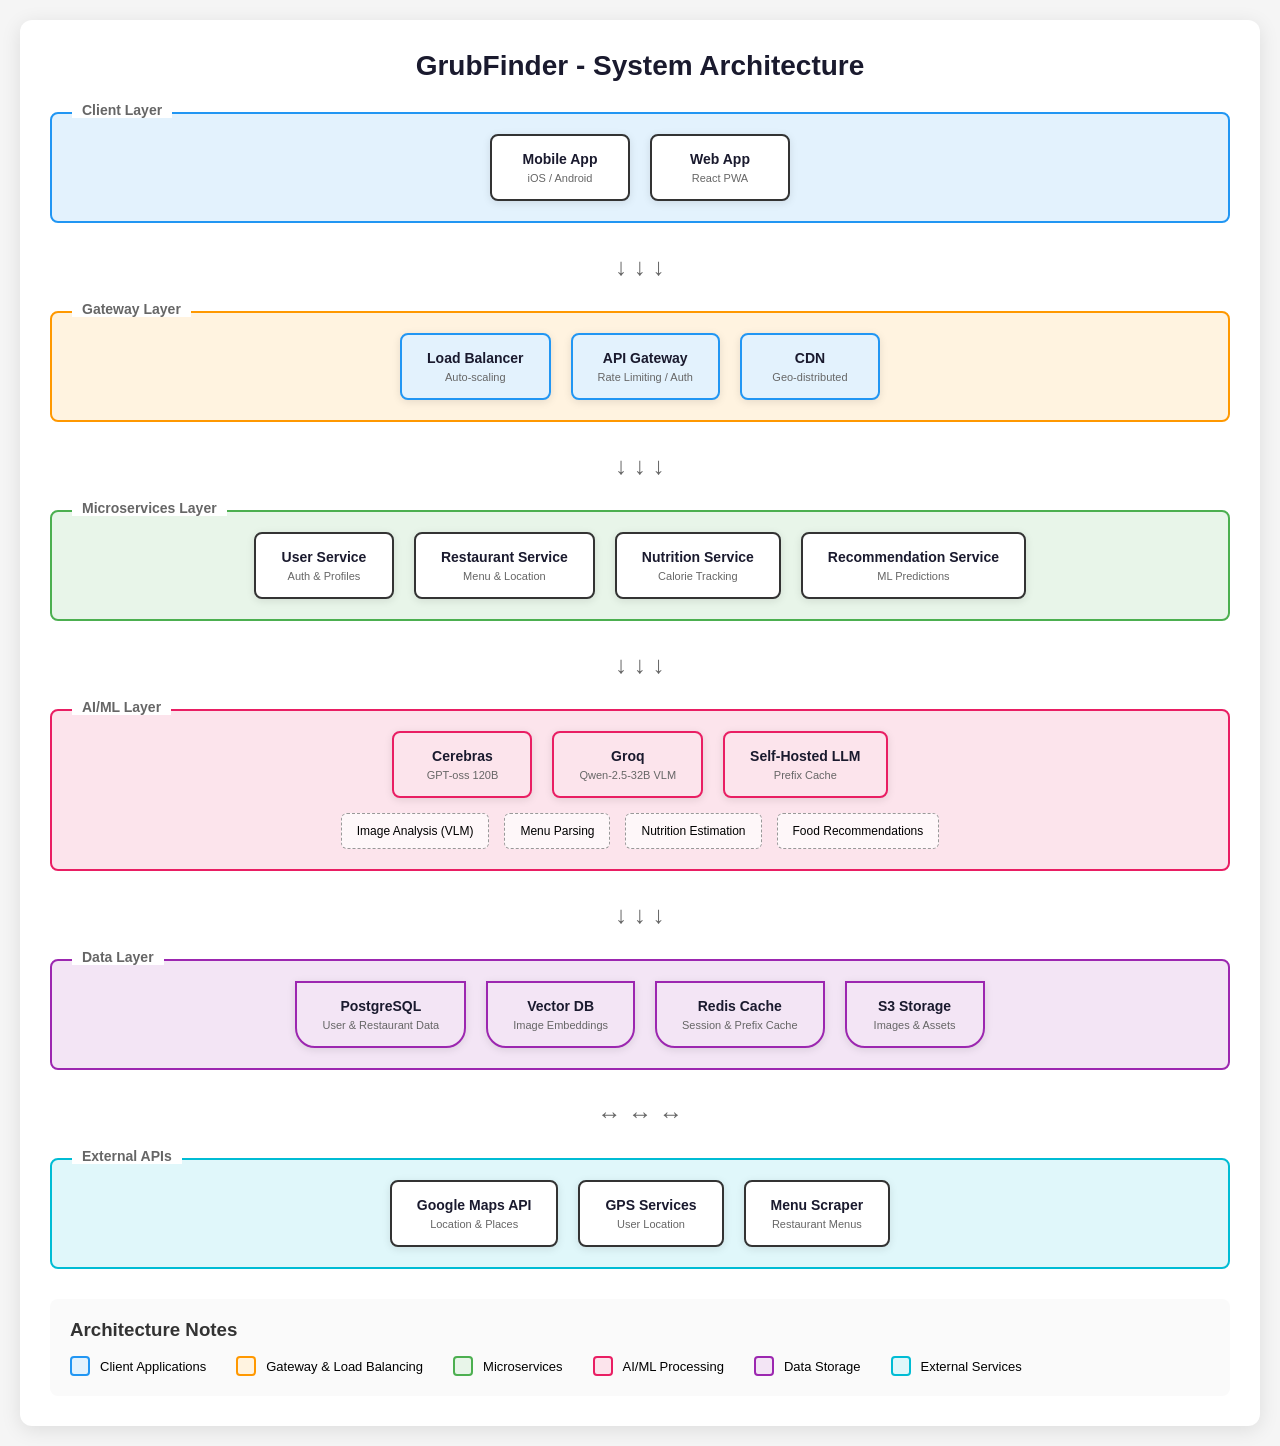
<file: architecture_diagram/grubfinder-architecture.html>
<!DOCTYPE html>
<html lang="en">
<head>
    <meta charset="UTF-8">
    <meta name="viewport" content="width=device-width, initial-scale=1.0">
    <title>GrubFinder - System Architecture</title>
    <style>
        * { margin: 0; padding: 0; box-sizing: border-box; }
        body {
            font-family: -apple-system, BlinkMacSystemFont, 'Segoe UI', Roboto, sans-serif;
            background: #f5f5f5;
            padding: 20px;
        }
        .diagram {
            background: white;
            border-radius: 12px;
            padding: 30px;
            box-shadow: 0 4px 20px rgba(0,0,0,0.1);
            max-width: 1400px;
            margin: 0 auto;
        }
        h1 {
            text-align: center;
            color: #1a1a2e;
            margin-bottom: 30px;
            font-size: 28px;
        }
        .layer {
            margin: 20px 0;
            padding: 20px;
            border-radius: 8px;
            position: relative;
        }
        .layer-title {
            position: absolute;
            top: -12px;
            left: 20px;
            background: white;
            padding: 0 10px;
            font-weight: 600;
            font-size: 14px;
            color: #666;
        }
        .client-layer { background: #e3f2fd; border: 2px solid #2196f3; }
        .gateway-layer { background: #fff3e0; border: 2px solid #ff9800; }
        .service-layer { background: #e8f5e9; border: 2px solid #4caf50; }
        .ml-layer { background: #fce4ec; border: 2px solid #e91e63; }
        .data-layer { background: #f3e5f5; border: 2px solid #9c27b0; }
        .external-layer { background: #e0f7fa; border: 2px solid #00bcd4; }

        .components {
            display: flex;
            justify-content: center;
            gap: 20px;
            flex-wrap: wrap;
        }
        .component {
            background: white;
            border: 2px solid #333;
            border-radius: 8px;
            padding: 15px 25px;
            text-align: center;
            min-width: 140px;
            box-shadow: 0 2px 8px rgba(0,0,0,0.1);
        }
        .component-name {
            font-weight: 600;
            font-size: 14px;
            color: #1a1a2e;
        }
        .component-desc {
            font-size: 11px;
            color: #666;
            margin-top: 5px;
        }
        .component.highlight {
            border-color: #2196f3;
            background: #e3f2fd;
        }
        .component.ml {
            border-color: #e91e63;
            background: #fce4ec;
        }
        .component.db {
            border-color: #9c27b0;
            background: #f3e5f5;
            border-radius: 0 0 20px 20px;
        }
        .arrow-section {
            text-align: center;
            padding: 10px;
            color: #666;
            font-size: 24px;
        }
        .sub-components {
            display: flex;
            gap: 15px;
            justify-content: center;
            margin-top: 15px;
        }
        .sub-component {
            background: rgba(255,255,255,0.7);
            border: 1px dashed #999;
            border-radius: 6px;
            padding: 10px 15px;
            font-size: 12px;
        }
        .legend {
            margin-top: 30px;
            padding: 20px;
            background: #fafafa;
            border-radius: 8px;
        }
        .legend h3 {
            margin-bottom: 15px;
            color: #333;
        }
        .legend-items {
            display: flex;
            gap: 30px;
            flex-wrap: wrap;
        }
        .legend-item {
            display: flex;
            align-items: center;
            gap: 10px;
            font-size: 13px;
        }
        .legend-color {
            width: 20px;
            height: 20px;
            border-radius: 4px;
            border: 2px solid;
        }
    </style>
</head>
<body>
    <div class="diagram">
        <h1>GrubFinder - System Architecture</h1>

        <!-- Client Layer -->
        <div class="layer client-layer">
            <span class="layer-title">Client Layer</span>
            <div class="components">
                <div class="component">
                    <div class="component-name">Mobile App</div>
                    <div class="component-desc">iOS / Android</div>
                </div>
                <div class="component">
                    <div class="component-name">Web App</div>
                    <div class="component-desc">React PWA</div>
                </div>
            </div>
        </div>

        <div class="arrow-section">&#8595; &#8595; &#8595;</div>

        <!-- Gateway Layer -->
        <div class="layer gateway-layer">
            <span class="layer-title">Gateway Layer</span>
            <div class="components">
                <div class="component highlight">
                    <div class="component-name">Load Balancer</div>
                    <div class="component-desc">Auto-scaling</div>
                </div>
                <div class="component highlight">
                    <div class="component-name">API Gateway</div>
                    <div class="component-desc">Rate Limiting / Auth</div>
                </div>
                <div class="component highlight">
                    <div class="component-name">CDN</div>
                    <div class="component-desc">Geo-distributed</div>
                </div>
            </div>
        </div>

        <div class="arrow-section">&#8595; &#8595; &#8595;</div>

        <!-- Service Layer -->
        <div class="layer service-layer">
            <span class="layer-title">Microservices Layer</span>
            <div class="components">
                <div class="component">
                    <div class="component-name">User Service</div>
                    <div class="component-desc">Auth & Profiles</div>
                </div>
                <div class="component">
                    <div class="component-name">Restaurant Service</div>
                    <div class="component-desc">Menu & Location</div>
                </div>
                <div class="component">
                    <div class="component-name">Nutrition Service</div>
                    <div class="component-desc">Calorie Tracking</div>
                </div>
                <div class="component">
                    <div class="component-name">Recommendation Service</div>
                    <div class="component-desc">ML Predictions</div>
                </div>
            </div>
        </div>

        <div class="arrow-section">&#8595; &#8595; &#8595;</div>

        <!-- ML/AI Layer -->
        <div class="layer ml-layer">
            <span class="layer-title">AI/ML Layer</span>
            <div class="components">
                <div class="component ml">
                    <div class="component-name">Cerebras</div>
                    <div class="component-desc">GPT-oss 120B</div>
                </div>
                <div class="component ml">
                    <div class="component-name">Groq</div>
                    <div class="component-desc">Qwen-2.5-32B VLM</div>
                </div>
                <div class="component ml">
                    <div class="component-name">Self-Hosted LLM</div>
                    <div class="component-desc">Prefix Cache</div>
                </div>
            </div>
            <div class="sub-components">
                <div class="sub-component">Image Analysis (VLM)</div>
                <div class="sub-component">Menu Parsing</div>
                <div class="sub-component">Nutrition Estimation</div>
                <div class="sub-component">Food Recommendations</div>
            </div>
        </div>

        <div class="arrow-section">&#8595; &#8595; &#8595;</div>

        <!-- Data Layer -->
        <div class="layer data-layer">
            <span class="layer-title">Data Layer</span>
            <div class="components">
                <div class="component db">
                    <div class="component-name">PostgreSQL</div>
                    <div class="component-desc">User & Restaurant Data</div>
                </div>
                <div class="component db">
                    <div class="component-name">Vector DB</div>
                    <div class="component-desc">Image Embeddings</div>
                </div>
                <div class="component db">
                    <div class="component-name">Redis Cache</div>
                    <div class="component-desc">Session & Prefix Cache</div>
                </div>
                <div class="component db">
                    <div class="component-name">S3 Storage</div>
                    <div class="component-desc">Images & Assets</div>
                </div>
            </div>
        </div>

        <div class="arrow-section">&#8596; &#8596; &#8596;</div>

        <!-- External APIs -->
        <div class="layer external-layer">
            <span class="layer-title">External APIs</span>
            <div class="components">
                <div class="component">
                    <div class="component-name">Google Maps API</div>
                    <div class="component-desc">Location & Places</div>
                </div>
                <div class="component">
                    <div class="component-name">GPS Services</div>
                    <div class="component-desc">User Location</div>
                </div>
                <div class="component">
                    <div class="component-name">Menu Scraper</div>
                    <div class="component-desc">Restaurant Menus</div>
                </div>
            </div>
        </div>

        <!-- Legend -->
        <div class="legend">
            <h3>Architecture Notes</h3>
            <div class="legend-items">
                <div class="legend-item">
                    <div class="legend-color" style="background: #e3f2fd; border-color: #2196f3;"></div>
                    <span>Client Applications</span>
                </div>
                <div class="legend-item">
                    <div class="legend-color" style="background: #fff3e0; border-color: #ff9800;"></div>
                    <span>Gateway & Load Balancing</span>
                </div>
                <div class="legend-item">
                    <div class="legend-color" style="background: #e8f5e9; border-color: #4caf50;"></div>
                    <span>Microservices</span>
                </div>
                <div class="legend-item">
                    <div class="legend-color" style="background: #fce4ec; border-color: #e91e63;"></div>
                    <span>AI/ML Processing</span>
                </div>
                <div class="legend-item">
                    <div class="legend-color" style="background: #f3e5f5; border-color: #9c27b0;"></div>
                    <span>Data Storage</span>
                </div>
                <div class="legend-item">
                    <div class="legend-color" style="background: #e0f7fa; border-color: #00bcd4;"></div>
                    <span>External Services</span>
                </div>
            </div>
        </div>
    </div>
</body>
</html>
</file>
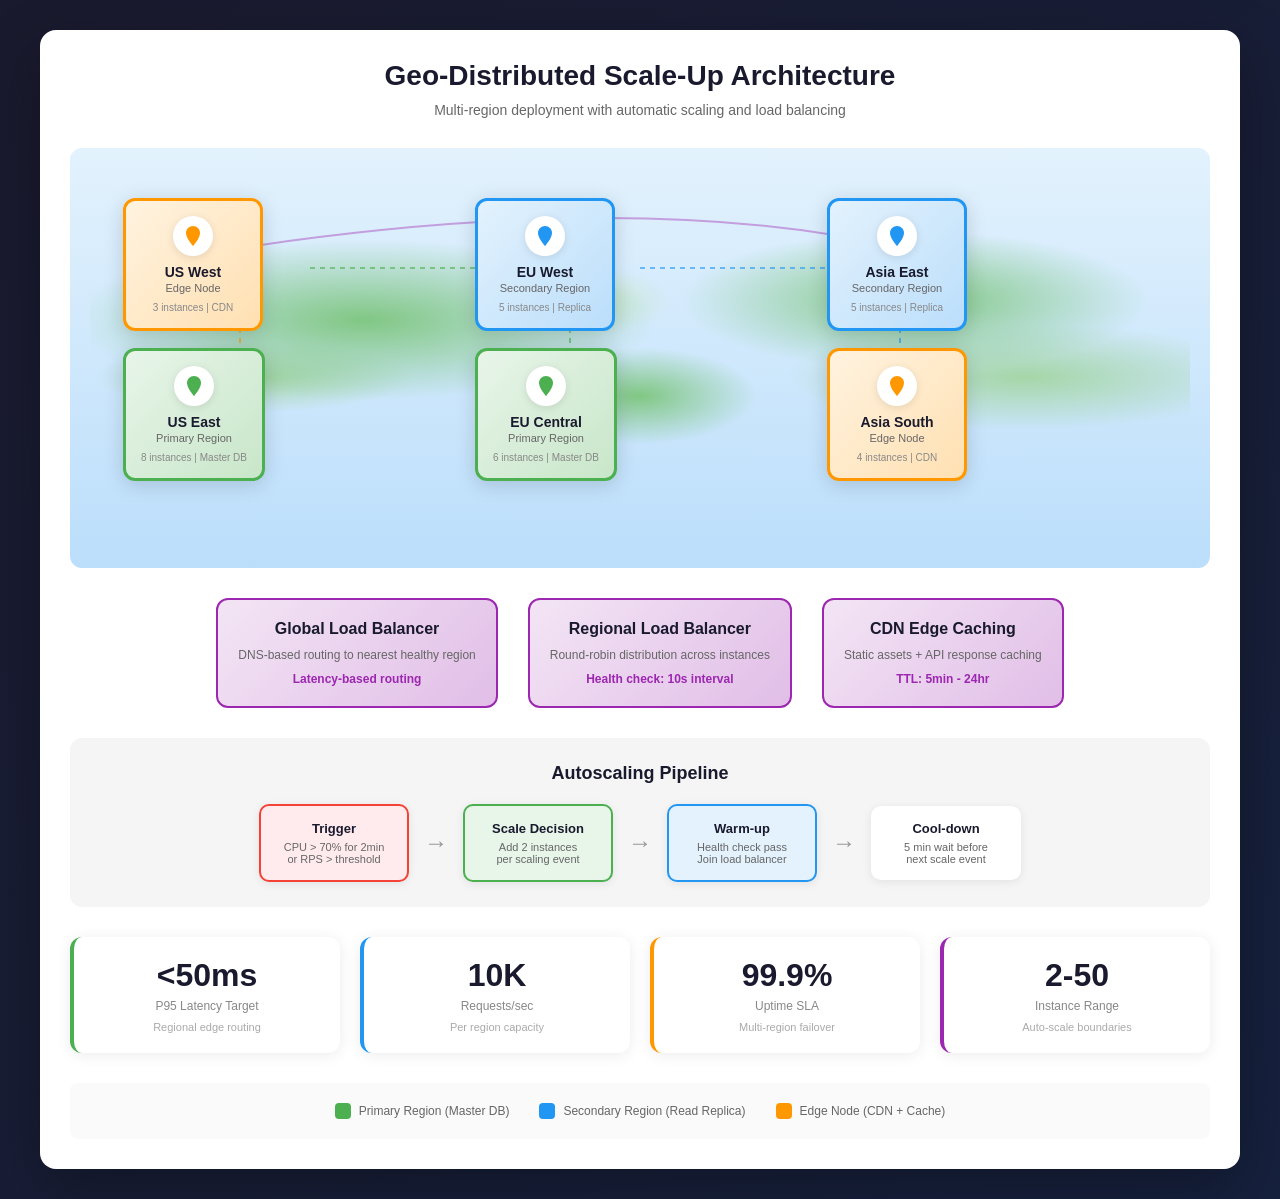
<file: architecture_diagram/scale-up-diagram.html>
<!DOCTYPE html>
<html lang="en">
<head>
    <meta charset="UTF-8">
    <meta name="viewport" content="width=device-width, initial-scale=1.0">
    <title>GrubFinder - Geo-Distributed Scale-Up Architecture</title>
    <style>
        * { margin: 0; padding: 0; box-sizing: border-box; }
        body {
            font-family: -apple-system, BlinkMacSystemFont, 'Segoe UI', Roboto, sans-serif;
            background: linear-gradient(135deg, #1a1a2e 0%, #16213e 100%);
            min-height: 100vh;
            padding: 30px;
        }
        .diagram {
            background: #fff;
            border-radius: 16px;
            padding: 30px;
            max-width: 1200px;
            margin: 0 auto;
            box-shadow: 0 20px 60px rgba(0,0,0,0.3);
        }
        h1 {
            text-align: center;
            color: #1a1a2e;
            margin-bottom: 10px;
            font-size: 28px;
        }
        .subtitle {
            text-align: center;
            color: #666;
            margin-bottom: 30px;
            font-size: 14px;
        }

        /* World Map Container */
        .world-container {
            position: relative;
            background: linear-gradient(180deg, #e3f2fd 0%, #bbdefb 100%);
            border-radius: 12px;
            padding: 20px;
            margin-bottom: 30px;
            min-height: 400px;
        }

        .world-map {
            position: relative;
            width: 100%;
            height: 380px;
            background:
                radial-gradient(ellipse at 25% 40%, #81c784 0%, transparent 25%),
                radial-gradient(ellipse at 75% 35%, #81c784 0%, transparent 20%),
                radial-gradient(ellipse at 50% 60%, #81c784 0%, transparent 15%),
                radial-gradient(ellipse at 15% 55%, #a5d6a7 0%, transparent 12%),
                radial-gradient(ellipse at 85% 55%, #a5d6a7 0%, transparent 18%),
                radial-gradient(ellipse at 45% 35%, #c8e6c9 0%, transparent 10%);
        }

        /* Region Nodes */
        .region {
            position: absolute;
            background: #fff;
            border-radius: 12px;
            padding: 15px;
            box-shadow: 0 4px 20px rgba(0,0,0,0.15);
            border: 3px solid;
            min-width: 140px;
            text-align: center;
            z-index: 10;
        }

        .region.primary {
            border-color: #4caf50;
            background: linear-gradient(135deg, #e8f5e9 0%, #c8e6c9 100%);
        }

        .region.secondary {
            border-color: #2196f3;
            background: linear-gradient(135deg, #e3f2fd 0%, #bbdefb 100%);
        }

        .region.edge {
            border-color: #ff9800;
            background: linear-gradient(135deg, #fff3e0 0%, #ffe0b2 100%);
        }

        .region-icon {
            width: 40px;
            height: 40px;
            margin: 0 auto 8px;
            background: #fff;
            border-radius: 50%;
            display: flex;
            align-items: center;
            justify-content: center;
            box-shadow: 0 2px 8px rgba(0,0,0,0.1);
        }

        .region-name {
            font-weight: 700;
            font-size: 14px;
            color: #1a1a2e;
        }

        .region-type {
            font-size: 11px;
            color: #666;
            margin-top: 2px;
        }

        .region-stats {
            margin-top: 8px;
            font-size: 10px;
            color: #888;
        }

        /* Positions - spread out to prevent overlap */
        .region.na-west { top: 30px; left: 3%; }
        .region.na-east { top: 180px; left: 3%; }
        .region.eu-west { top: 30px; left: 35%; }
        .region.eu-central { top: 180px; left: 35%; }
        .region.asia-south { top: 180px; left: 67%; }
        .region.asia-east { top: 30px; left: 67%; }

        /* Connection Lines */
        .connections {
            position: absolute;
            top: 0;
            left: 0;
            width: 100%;
            height: 100%;
            pointer-events: none;
        }

        .connections svg {
            width: 100%;
            height: 100%;
        }

        /* Load Balancer Section */
        .lb-section {
            display: flex;
            justify-content: center;
            gap: 30px;
            margin-bottom: 30px;
            flex-wrap: wrap;
        }

        .lb-card {
            background: linear-gradient(135deg, #f3e5f5 0%, #e1bee7 100%);
            border: 2px solid #9c27b0;
            border-radius: 12px;
            padding: 20px;
            text-align: center;
            min-width: 200px;
        }

        .lb-card h3 {
            font-size: 16px;
            color: #1a1a2e;
            margin-bottom: 10px;
        }

        .lb-card p {
            font-size: 12px;
            color: #666;
        }

        /* Autoscaling Section */
        .autoscale-section {
            background: #f5f5f5;
            border-radius: 12px;
            padding: 25px;
            margin-bottom: 30px;
        }

        .autoscale-section h2 {
            font-size: 18px;
            color: #1a1a2e;
            margin-bottom: 20px;
            text-align: center;
        }

        .scale-flow {
            display: flex;
            align-items: center;
            justify-content: center;
            gap: 15px;
            flex-wrap: wrap;
        }

        .scale-step {
            background: #fff;
            border-radius: 10px;
            padding: 15px 20px;
            text-align: center;
            box-shadow: 0 2px 10px rgba(0,0,0,0.08);
            min-width: 150px;
        }

        .scale-step.trigger {
            border: 2px solid #f44336;
            background: #ffebee;
        }

        .scale-step.action {
            border: 2px solid #4caf50;
            background: #e8f5e9;
        }

        .scale-step.result {
            border: 2px solid #2196f3;
            background: #e3f2fd;
        }

        .scale-step h4 {
            font-size: 13px;
            color: #1a1a2e;
            margin-bottom: 5px;
        }

        .scale-step p {
            font-size: 11px;
            color: #666;
        }

        .arrow {
            color: #999;
            font-size: 24px;
        }

        /* Metrics Grid */
        .metrics-grid {
            display: grid;
            grid-template-columns: repeat(auto-fit, minmax(200px, 1fr));
            gap: 20px;
            margin-bottom: 30px;
        }

        .metric-card {
            background: #fff;
            border-radius: 12px;
            padding: 20px;
            text-align: center;
            box-shadow: 0 2px 15px rgba(0,0,0,0.08);
            border-left: 4px solid;
        }

        .metric-card.latency { border-color: #4caf50; }
        .metric-card.throughput { border-color: #2196f3; }
        .metric-card.availability { border-color: #ff9800; }
        .metric-card.capacity { border-color: #9c27b0; }

        .metric-value {
            font-size: 32px;
            font-weight: 700;
            color: #1a1a2e;
        }

        .metric-label {
            font-size: 12px;
            color: #888;
            margin-top: 5px;
        }

        .metric-desc {
            font-size: 11px;
            color: #aaa;
            margin-top: 8px;
        }

        /* Legend */
        .legend {
            display: flex;
            justify-content: center;
            gap: 30px;
            flex-wrap: wrap;
            padding: 20px;
            background: #fafafa;
            border-radius: 8px;
        }

        .legend-item {
            display: flex;
            align-items: center;
            gap: 8px;
            font-size: 12px;
            color: #666;
        }

        .legend-dot {
            width: 16px;
            height: 16px;
            border-radius: 4px;
        }

        .legend-dot.primary { background: #4caf50; }
        .legend-dot.secondary { background: #2196f3; }
        .legend-dot.edge { background: #ff9800; }
    </style>
</head>
<body>
    <div class="diagram">
        <h1>Geo-Distributed Scale-Up Architecture</h1>
        <p class="subtitle">Multi-region deployment with automatic scaling and load balancing</p>

        <!-- World Map with Regions -->
        <div class="world-container">
            <div class="world-map">
                <!-- Connection Lines SVG -->
                <svg class="connections" viewBox="0 0 1000 380">
                    <!-- NA West to NA East (vertical) -->
                    <line x1="100" y1="130" x2="100" y2="180" stroke="#ff9800" stroke-width="2" stroke-dasharray="5,5" opacity="0.6"/>
                    <!-- NA to EU (horizontal) -->
                    <line x1="170" y1="100" x2="380" y2="100" stroke="#4caf50" stroke-width="2" stroke-dasharray="5,5" opacity="0.6"/>
                    <!-- EU West to EU Central (vertical) -->
                    <line x1="430" y1="130" x2="430" y2="180" stroke="#4caf50" stroke-width="2" stroke-dasharray="5,5" opacity="0.6"/>
                    <!-- EU to Asia (horizontal) -->
                    <line x1="500" y1="100" x2="720" y2="100" stroke="#2196f3" stroke-width="2" stroke-dasharray="5,5" opacity="0.6"/>
                    <!-- Asia East to Asia South (vertical) -->
                    <line x1="760" y1="130" x2="760" y2="180" stroke="#2196f3" stroke-width="2" stroke-dasharray="5,5" opacity="0.6"/>
                    <!-- Cross-region backbone -->
                    <path d="M 100 80 Q 500 20 760 80" stroke="#9c27b0" stroke-width="2" fill="none" opacity="0.4"/>
                </svg>

                <!-- NA West -->
                <div class="region edge na-west">
                    <div class="region-icon">
                        <svg width="24" height="24" fill="#ff9800" viewBox="0 0 24 24"><path d="M12 2C8.13 2 5 5.13 5 9c0 5.25 7 13 7 13s7-7.75 7-13c0-3.87-3.13-7-7-7z"/></svg>
                    </div>
                    <div class="region-name">US West</div>
                    <div class="region-type">Edge Node</div>
                    <div class="region-stats">3 instances | CDN</div>
                </div>

                <!-- NA East -->
                <div class="region primary na-east">
                    <div class="region-icon">
                        <svg width="24" height="24" fill="#4caf50" viewBox="0 0 24 24"><path d="M12 2C8.13 2 5 5.13 5 9c0 5.25 7 13 7 13s7-7.75 7-13c0-3.87-3.13-7-7-7z"/></svg>
                    </div>
                    <div class="region-name">US East</div>
                    <div class="region-type">Primary Region</div>
                    <div class="region-stats">8 instances | Master DB</div>
                </div>

                <!-- EU West -->
                <div class="region secondary eu-west">
                    <div class="region-icon">
                        <svg width="24" height="24" fill="#2196f3" viewBox="0 0 24 24"><path d="M12 2C8.13 2 5 5.13 5 9c0 5.25 7 13 7 13s7-7.75 7-13c0-3.87-3.13-7-7-7z"/></svg>
                    </div>
                    <div class="region-name">EU West</div>
                    <div class="region-type">Secondary Region</div>
                    <div class="region-stats">5 instances | Replica</div>
                </div>

                <!-- EU Central -->
                <div class="region primary eu-central">
                    <div class="region-icon">
                        <svg width="24" height="24" fill="#4caf50" viewBox="0 0 24 24"><path d="M12 2C8.13 2 5 5.13 5 9c0 5.25 7 13 7 13s7-7.75 7-13c0-3.87-3.13-7-7-7z"/></svg>
                    </div>
                    <div class="region-name">EU Central</div>
                    <div class="region-type">Primary Region</div>
                    <div class="region-stats">6 instances | Master DB</div>
                </div>

                <!-- Asia South -->
                <div class="region edge asia-south">
                    <div class="region-icon">
                        <svg width="24" height="24" fill="#ff9800" viewBox="0 0 24 24"><path d="M12 2C8.13 2 5 5.13 5 9c0 5.25 7 13 7 13s7-7.75 7-13c0-3.87-3.13-7-7-7z"/></svg>
                    </div>
                    <div class="region-name">Asia South</div>
                    <div class="region-type">Edge Node</div>
                    <div class="region-stats">4 instances | CDN</div>
                </div>

                <!-- Asia East -->
                <div class="region secondary asia-east">
                    <div class="region-icon">
                        <svg width="24" height="24" fill="#2196f3" viewBox="0 0 24 24"><path d="M12 2C8.13 2 5 5.13 5 9c0 5.25 7 13 7 13s7-7.75 7-13c0-3.87-3.13-7-7-7z"/></svg>
                    </div>
                    <div class="region-name">Asia East</div>
                    <div class="region-type">Secondary Region</div>
                    <div class="region-stats">5 instances | Replica</div>
                </div>
            </div>
        </div>

        <!-- Load Balancer Section -->
        <div class="lb-section">
            <div class="lb-card">
                <h3>Global Load Balancer</h3>
                <p>DNS-based routing to nearest healthy region</p>
                <p style="margin-top: 10px; font-weight: 600; color: #9c27b0;">Latency-based routing</p>
            </div>
            <div class="lb-card">
                <h3>Regional Load Balancer</h3>
                <p>Round-robin distribution across instances</p>
                <p style="margin-top: 10px; font-weight: 600; color: #9c27b0;">Health check: 10s interval</p>
            </div>
            <div class="lb-card">
                <h3>CDN Edge Caching</h3>
                <p>Static assets + API response caching</p>
                <p style="margin-top: 10px; font-weight: 600; color: #9c27b0;">TTL: 5min - 24hr</p>
            </div>
        </div>

        <!-- Autoscaling Flow -->
        <div class="autoscale-section">
            <h2>Autoscaling Pipeline</h2>
            <div class="scale-flow">
                <div class="scale-step trigger">
                    <h4>Trigger</h4>
                    <p>CPU > 70% for 2min<br/>or RPS > threshold</p>
                </div>
                <span class="arrow">→</span>
                <div class="scale-step action">
                    <h4>Scale Decision</h4>
                    <p>Add 2 instances<br/>per scaling event</p>
                </div>
                <span class="arrow">→</span>
                <div class="scale-step result">
                    <h4>Warm-up</h4>
                    <p>Health check pass<br/>Join load balancer</p>
                </div>
                <span class="arrow">→</span>
                <div class="scale-step">
                    <h4>Cool-down</h4>
                    <p>5 min wait before<br/>next scale event</p>
                </div>
            </div>
        </div>

        <!-- Scaling Metrics -->
        <div class="metrics-grid">
            <div class="metric-card latency">
                <div class="metric-value">&lt;50ms</div>
                <div class="metric-label">P95 Latency Target</div>
                <div class="metric-desc">Regional edge routing</div>
            </div>
            <div class="metric-card throughput">
                <div class="metric-value">10K</div>
                <div class="metric-label">Requests/sec</div>
                <div class="metric-desc">Per region capacity</div>
            </div>
            <div class="metric-card availability">
                <div class="metric-value">99.9%</div>
                <div class="metric-label">Uptime SLA</div>
                <div class="metric-desc">Multi-region failover</div>
            </div>
            <div class="metric-card capacity">
                <div class="metric-value">2-50</div>
                <div class="metric-label">Instance Range</div>
                <div class="metric-desc">Auto-scale boundaries</div>
            </div>
        </div>

        <!-- Legend -->
        <div class="legend">
            <div class="legend-item">
                <div class="legend-dot primary"></div>
                <span>Primary Region (Master DB)</span>
            </div>
            <div class="legend-item">
                <div class="legend-dot secondary"></div>
                <span>Secondary Region (Read Replica)</span>
            </div>
            <div class="legend-item">
                <div class="legend-dot edge"></div>
                <span>Edge Node (CDN + Cache)</span>
            </div>
        </div>
    </div>
</body>
</html>
</file>
<file: prototype/styles.css>
/* ===== RESET & BASE ===== */
* { margin: 0; padding: 0; box-sizing: border-box; }
body {
    font-family: 'Inter', -apple-system, BlinkMacSystemFont, sans-serif;
    background: #0f0f1a;
    display: flex;
    justify-content: center;
    align-items: center;
    min-height: 100vh;
    overflow: hidden;
}

/* ===== PHONE FRAME ===== */
.screen { display: none; width: 360px; height: 720px; position: relative; overflow: hidden; }
.screen.active { display: flex; flex-direction: column; }
#app-shell { background: #f8f9fa; border-radius: 36px; box-shadow: 0 0 0 6px #1a1a2e, 0 0 0 8px #333, 0 30px 60px rgba(0,0,0,0.6); }
#splash-screen, #onboarding-screen { width: 360px; height: 720px; border-radius: 36px; box-shadow: 0 0 0 6px #1a1a2e, 0 0 0 8px #333, 0 30px 60px rgba(0,0,0,0.6); }

/* ===== SPLASH / LOGIN ===== */
.splash-bg { flex:1; background: linear-gradient(135deg, #ff6b6b 0%, #ee5a5a 50%, #ff8e53 100%); display:flex; align-items:center; justify-content:center; border-radius:40px; }
.splash-content { text-align:center; padding:40px 30px; width:100%; }
.splash-logo { width:80px; height:80px; background:rgba(255,255,255,0.2); border-radius:24px; margin:0 auto 20px; display:flex; align-items:center; justify-content:center; font-size:36px; color:#fff; backdrop-filter:blur(10px); }
.splash-title { color:#fff; font-size:36px; font-weight:800; }
.splash-subtitle { color:rgba(255,255,255,0.9); font-size:16px; margin-top:4px; font-weight:500; }
.splash-desc { color:rgba(255,255,255,0.75); font-size:13px; margin:15px 0 30px; line-height:1.5; }
.login-form { display:flex; flex-direction:column; gap:12px; }
.input-group { display:flex; align-items:center; background:rgba(255,255,255,0.15); border-radius:14px; padding:14px 16px; gap:12px; backdrop-filter:blur(10px); }
.input-group i { color:rgba(255,255,255,0.7); width:20px; }
.input-group input { background:none; border:none; outline:none; color:#fff; font-size:15px; flex:1; font-family:inherit; }
.input-group input::placeholder { color:rgba(255,255,255,0.5); }
.btn-primary { background:#fff; color:#ff6b6b; border:none; padding:16px; border-radius:14px; font-size:16px; font-weight:700; cursor:pointer; font-family:inherit; transition: transform 0.15s, box-shadow 0.15s; }
.btn-primary:active { transform:scale(0.97); }
.btn-secondary { background:rgba(255,255,255,0.15); color:#fff; border:2px solid rgba(255,255,255,0.3); padding:14px; border-radius:14px; font-size:15px; font-weight:600; cursor:pointer; font-family:inherit; display:flex; align-items:center; justify-content:center; gap:8px; backdrop-filter:blur(10px); }
.login-footer { color:rgba(255,255,255,0.7); font-size:13px; margin-top:8px; }
.login-footer a { color:#fff; font-weight:600; text-decoration:none; }

/* ===== ONBOARDING ===== */
.onboarding-container { flex:1; background:#fff; border-radius:40px; padding:60px 25px 40px; overflow-y:auto; }
.onboarding-progress { height:4px; background:#eee; border-radius:4px; margin-bottom:30px; }
.progress-bar { height:100%; background:linear-gradient(90deg, #ff6b6b, #ff8e53); border-radius:4px; width:33%; transition: width 0.4s ease; }
.onboarding-step { display:none; }
.onboarding-step.active { display:block; animation: fadeIn 0.3s ease; }
.onboarding-step h2 { font-size:28px; font-weight:800; color:#1a1a2e; margin-bottom:8px; }
.onboarding-step p { color:#888; font-size:15px; margin-bottom:25px; }
.preference-grid { display:grid; grid-template-columns:repeat(2,1fr); gap:12px; margin-bottom:30px; }
.pref-card { background:#f8f9fa; border:2px solid #eee; border-radius:16px; padding:20px 15px; text-align:center; cursor:pointer; transition:all 0.2s; }
.pref-card i { font-size:28px; color:#aaa; display:block; margin-bottom:8px; }
.pref-card span { font-size:14px; font-weight:600; color:#666; }
.pref-card.selected { background:#fff0f0; border-color:#ff6b6b; }
.pref-card.selected i { color:#ff6b6b; }
.pref-card.selected span { color:#ff6b6b; }
.goal-inputs { display:flex; flex-direction:column; gap:24px; margin-bottom:30px; }
.goal-item label { font-size:15px; font-weight:600; color:#333; display:block; margin-bottom:10px; }
.slider-container { display:flex; align-items:center; gap:15px; }
.slider-container input[type="range"] { flex:1; accent-color:#ff6b6b; height:6px; }
.slider-container span { font-size:16px; font-weight:700; color:#ff6b6b; min-width:70px; text-align:right; }
.location-prompt { text-align:center; padding:20px 0; }
.location-icon-big { width:100px; height:100px; background:linear-gradient(135deg, #ff6b6b, #ff8e53); border-radius:50%; margin:0 auto 25px; display:flex; align-items:center; justify-content:center; font-size:40px; color:#fff; }
.location-prompt p { color:#666; font-size:14px; line-height:1.6; margin-bottom:25px; padding:0 10px; }
.btn-text { background:none; border:none; color:#888; font-size:14px; cursor:pointer; font-family:inherit; margin-top:12px; }

/* ===== APP STATUS BAR ===== */
.app-status-bar { display:flex; justify-content:space-between; padding:12px 30px 0; font-size:14px; font-weight:600; color:#000; position:relative; z-index:20; }
.status-icons { display:flex; gap:6px; font-size:12px; }

/* ===== PAGE CONTAINER ===== */
.page-container { flex:1; position:relative; overflow:hidden; }
.page { position:absolute; inset:0; overflow-y:auto; display:none; }
.page.active { display:block; animation: fadeIn 0.25s ease; }
@keyframes fadeIn { from { opacity:0; transform:translateY(8px); } to { opacity:1; transform:translateY(0); } }

/* ===== HOME PAGE ===== */
.home-hero { background:linear-gradient(135deg, #ff6b6b, #ee5a5a); padding:15px 25px 25px; border-radius:0 0 30px 30px; }
.home-header-row { display:flex; justify-content:space-between; align-items:flex-start; margin-bottom:18px; }
.greeting { color:rgba(255,255,255,0.85); font-size:14px; }
.home-title { color:#fff; font-size:26px; font-weight:800; margin-top:4px; }
.avatar { width:42px; height:42px; background:rgba(255,255,255,0.2); border-radius:14px; display:flex; align-items:center; justify-content:center; color:#fff; font-size:18px; cursor:pointer; backdrop-filter:blur(10px); }
.search-bar { display:flex; align-items:center; background:#fff; border-radius:16px; padding:14px 16px; gap:10px; box-shadow:0 8px 30px rgba(0,0,0,0.15); cursor:pointer; }
.search-bar i { color:#bbb; }
.search-bar input { border:none; outline:none; font-size:14px; color:#333; flex:1; cursor:pointer; background:none; font-family:inherit; }
.search-bar input::placeholder { color:#bbb; }
.ai-badge { background:linear-gradient(135deg, #667eea, #764ba2); color:#fff; font-size:11px; font-weight:700; padding:4px 8px; border-radius:8px; cursor:pointer; }

.home-body { padding:0 0 0; }

/* Map */
.map-section { padding:20px 25px 0; }
.map-placeholder { height:180px; background:url('../mock-ups/waterloo-map.png') center center / cover; border-radius:20px; position:relative; overflow:hidden; }
.map-overlay { position:absolute; inset:0; }
.map-pin { position:absolute; width:32px; height:32px; background:#ff6b6b; border-radius:50% 50% 50% 0; transform:rotate(-45deg); display:flex; align-items:center; justify-content:center; box-shadow:0 3px 10px rgba(255,107,107,0.4); cursor:pointer; transition:transform 0.2s; z-index:2; }
.map-pin:hover { transform:rotate(-45deg) scale(1.2); }
.map-pin i { transform:rotate(45deg); color:#fff; font-size:12px; }
.map-pin.accent { background:#4ecdc4; box-shadow:0 3px 10px rgba(78,205,196,0.4); }
.map-pin.secondary { background:#667eea; box-shadow:0 3px 10px rgba(102,126,234,0.4); }
.user-dot { position:absolute; width:14px; height:14px; background:#4a90d9; border:3px solid #fff; border-radius:50%; box-shadow:0 0 0 6px rgba(74,144,217,0.25); z-index:3; }

/* AI Rec */
.ai-rec-section { padding:15px 25px 0; }
.ai-rec-card { background:linear-gradient(135deg, #667eea, #764ba2); border-radius:16px; padding:16px; display:flex; align-items:center; gap:14px; cursor:pointer; transition:transform 0.15s; }
.ai-rec-card:active { transform:scale(0.98); }
.ai-rec-icon { width:44px; height:44px; background:rgba(255,255,255,0.2); border-radius:12px; display:flex; align-items:center; justify-content:center; color:#fff; font-size:20px; flex-shrink:0; }
.ai-rec-text { flex:1; }
.ai-rec-title { color:rgba(255,255,255,0.8); font-size:12px; font-weight:600; text-transform:uppercase; letter-spacing:0.5px; }
.ai-rec-desc { color:#fff; font-size:13px; margin-top:3px; line-height:1.4; }
.ai-rec-card > .fa-chevron-right { color:rgba(255,255,255,0.5); }

/* Section headers */
.section-header { display:flex; justify-content:space-between; align-items:center; padding:20px 25px 12px; }
.section-header h2 { font-size:20px; font-weight:700; color:#1a1a2e; }
.section-header a { font-size:14px; color:#ff6b6b; font-weight:600; text-decoration:none; }

/* Restaurant cards (horizontal scroll) */
.restaurant-scroll { display:flex; gap:15px; padding:0 25px; overflow-x:auto; scroll-snap-type:x mandatory; -webkit-overflow-scrolling:touch; }
.restaurant-scroll::-webkit-scrollbar { display:none; }
.rest-card { min-width:260px; background:#fff; border-radius:20px; overflow:hidden; box-shadow:0 4px 20px rgba(0,0,0,0.08); scroll-snap-align:start; cursor:pointer; transition:transform 0.2s; flex-shrink:0; }
.rest-card:active { transform:scale(0.97); }
.rest-card-img { height:120px; position:relative; display:flex; align-items:center; justify-content:center; font-size:50px; }
.rest-card-badge { position:absolute; top:10px; left:10px; background:rgba(0,0,0,0.6); color:#fff; padding:4px 10px; border-radius:12px; font-size:12px; font-weight:600; }
.rest-card-body { padding:14px; }
.rest-card-name { font-size:16px; font-weight:700; color:#1a1a2e; }
.rest-card-cuisine { font-size:12px; color:#888; margin-top:2px; }
.rest-card-tags { display:flex; gap:6px; margin-top:10px; flex-wrap:wrap; }
.tag { padding:4px 10px; border-radius:8px; font-size:11px; font-weight:600; }
.tag.cal { background:#e8f5e9; color:#2e7d32; }
.tag.dist { background:#e3f2fd; color:#1565c0; }
.tag.rating { background:#fff8e1; color:#f57c00; }
.tag.protein { background:#f3e5f5; color:#7b1fa2; }

/* Tracker summary */
.tracker-summary { padding:0 25px 10px; }
.tracker-ring-container { display:flex; justify-content:space-around; background:#fff; border-radius:20px; padding:20px 10px; box-shadow:0 4px 20px rgba(0,0,0,0.06); }
.tracker-ring { position:relative; width:80px; height:80px; }
.tracker-ring svg { width:100%; height:100%; }
.ring-label { position:absolute; inset:0; display:flex; flex-direction:column; align-items:center; justify-content:center; }
.ring-value { font-size:16px; font-weight:700; color:#1a1a2e; }
.ring-unit { font-size:10px; color:#888; }

/* ===== SEARCH PAGE ===== */
.search-page-header { background:#fff; padding:15px 25px 15px; }
.search-page-header h1 { font-size:28px; font-weight:800; color:#1a1a2e; margin-bottom:15px; }
.search-bar-full { display:flex; align-items:center; background:#f0f0f5; border-radius:14px; padding:12px 14px; gap:10px; }
.search-bar-full i { color:#999; }
.search-bar-full input { border:none; outline:none; background:none; font-size:15px; flex:1; font-family:inherit; color:#333; }
.filter-chips { display:flex; gap:8px; margin-top:14px; overflow-x:auto; padding-bottom:2px; }
.filter-chips::-webkit-scrollbar { display:none; }
.chip { padding:8px 16px; background:#f0f0f5; border:none; border-radius:20px; font-size:13px; font-weight:600; color:#666; cursor:pointer; white-space:nowrap; font-family:inherit; transition:all 0.2s; }
.chip.active { background:#ff6b6b; color:#fff; }
.sort-row { display:flex; align-items:center; gap:8px; margin-top:12px; font-size:13px; color:#888; }
.sort-row select { border:none; background:none; font-size:13px; font-weight:600; color:#ff6b6b; font-family:inherit; cursor:pointer; }

.search-results { padding:15px 20px; display:flex; flex-direction:column; gap:15px; }
.search-card { background:#fff; border-radius:20px; overflow:hidden; box-shadow:0 4px 20px rgba(0,0,0,0.07); cursor:pointer; transition:transform 0.15s; }
.search-card:active { transform:scale(0.98); }
.search-card-img { height:130px; position:relative; display:flex; align-items:center; justify-content:center; font-size:50px; }
.search-card-badge { position:absolute; top:12px; left:12px; background:rgba(0,0,0,0.6); color:#fff; padding:5px 12px; border-radius:14px; font-size:12px; font-weight:600; }
.search-card-fav { position:absolute; top:12px; right:12px; width:36px; height:36px; background:rgba(255,255,255,0.9); border-radius:50%; display:flex; align-items:center; justify-content:center; color:#ccc; cursor:pointer; font-size:16px; }
.search-card-fav.liked { color:#ff6b6b; }
.search-card-body { padding:16px; }
.search-card-name { font-size:18px; font-weight:700; color:#1a1a2e; }
.search-card-cuisine { font-size:13px; color:#888; margin-top:2px; }
.search-card-stats { display:flex; gap:14px; margin-top:12px; flex-wrap:wrap; }
.stat { display:flex; align-items:center; gap:4px; font-size:12px; color:#666; }
.stat i { font-size:14px; }
.stat .fa-fire { color:#ff6b6b; }
.stat .fa-dumbbell { color:#4ecdc4; }
.stat .fa-location-dot { color:#667eea; }
.stat .fa-clock { color:#ff9800; }
.stat .fa-star { color:#ffc107; }

/* ===== RESTAURANT DETAIL ===== */
.restaurant-detail { }
.rest-detail-hero { height:220px; position:relative; display:flex; align-items:center; justify-content:center; font-size:70px; }
.rest-detail-hero .back-btn { position:absolute; top:15px; left:15px; }
.rest-detail-hero .fav-btn-rest { position:absolute; top:15px; right:15px; width:42px; height:42px; background:rgba(255,255,255,0.2); backdrop-filter:blur(10px); border-radius:14px; display:flex; align-items:center; justify-content:center; color:#fff; font-size:18px; cursor:pointer; border:none; }
.rest-detail-body { background:#fff; margin-top:-30px; border-radius:30px 30px 0 0; padding:25px; position:relative; min-height:500px; }
.rest-detail-name { font-size:26px; font-weight:800; color:#1a1a2e; }
.rest-detail-cuisine { font-size:14px; color:#888; margin-top:4px; }
.rest-detail-stats { display:flex; gap:20px; margin-top:15px; }
.rest-detail-stats .stat { font-size:14px; }
.rest-detail-stats .stat i { font-size:16px; }
.rest-detail-info { display:flex; gap:10px; margin-top:20px; flex-wrap:wrap; }
.info-chip { display:flex; align-items:center; gap:6px; background:#f0f0f5; padding:8px 14px; border-radius:12px; font-size:13px; color:#555; }
.info-chip i { color:#ff6b6b; }
.menu-section-title { font-size:18px; font-weight:700; color:#1a1a2e; margin:25px 0 12px; }
.menu-item { display:flex; gap:14px; padding:14px 0; border-bottom:1px solid #f0f0f5; cursor:pointer; }
.menu-item:last-child { border-bottom:none; }
.menu-item-img { width:70px; height:70px; border-radius:14px; display:flex; align-items:center; justify-content:center; font-size:32px; flex-shrink:0; }
.menu-item-info { flex:1; }
.menu-item-name { font-size:15px; font-weight:700; color:#1a1a2e; }
.menu-item-desc { font-size:12px; color:#999; margin-top:2px; line-height:1.4; }
.menu-item-bottom { display:flex; justify-content:space-between; align-items:center; margin-top:8px; }
.menu-item-price { font-size:16px; font-weight:700; color:#ff6b6b; }
.menu-item-macros { display:flex; gap:8px; }
.menu-item-macros .tag { font-size:10px; padding:3px 8px; }

/* ===== FOOD DETAIL ===== */
.food-detail { position:relative; min-height:100%; }
.food-hero { height:280px; position:relative; display:flex; align-items:center; justify-content:center; }
.food-hero-icon { font-size:90px; filter:drop-shadow(0 10px 30px rgba(0,0,0,0.15)); }
.food-hero .back-btn { position:absolute; top:15px; left:15px; }
.food-hero .fav-btn-food { position:absolute; top:15px; right:15px; width:42px; height:42px; background:rgba(255,255,255,0.2); backdrop-filter:blur(10px); border-radius:14px; display:flex; align-items:center; justify-content:center; color:#fff; font-size:18px; cursor:pointer; border:none; }
.food-hero .fav-btn-food.liked { color:#ff6b6b; background:rgba(255,255,255,0.9); }
.food-body { background:#fff; margin-top:-40px; border-radius:35px 35px 0 0; padding:30px 25px 120px; position:relative; }
.food-name { font-size:26px; font-weight:800; color:#1a1a2e; padding-right:10px; }
.food-restaurant { font-size:15px; color:#888; margin-top:4px; }
.food-price { font-size:22px; font-weight:800; color:#ff6b6b; margin-top:10px; }
.nutrition-grid { display:grid; grid-template-columns:repeat(4,1fr); gap:10px; margin-top:20px; }
.nutrition-item { background:#f8f9fa; border-radius:14px; padding:14px 8px; text-align:center; }
.nutrition-value { font-size:20px; font-weight:800; color:#1a1a2e; }
.nutrition-label { font-size:10px; color:#888; margin-top:2px; text-transform:uppercase; letter-spacing:0.5px; }
.nutrition-item.highlight { background:linear-gradient(135deg, #ff6b6b, #ee5a5a); }
.nutrition-item.highlight .nutrition-value, .nutrition-item.highlight .nutrition-label { color:#fff; }
.food-section-title { font-size:17px; font-weight:700; color:#1a1a2e; margin-top:22px; margin-bottom:8px; }
.food-description { font-size:14px; line-height:1.6; color:#666; }
.food-ingredients { display:flex; flex-wrap:wrap; gap:8px; margin-top:8px; }
.ingredient { padding:7px 14px; background:#f0f0f5; border-radius:20px; font-size:12px; color:#555; font-weight:500; }
.food-actions { position:sticky; bottom:0; left:0; right:0; padding:15px 25px 25px; background:linear-gradient(transparent, #fff 30%); z-index:10; }
.btn-add-meal { width:100%; background:linear-gradient(135deg, #ff6b6b, #ee5a5a); color:#fff; border:none; padding:16px; border-radius:16px; font-size:16px; font-weight:700; cursor:pointer; font-family:inherit; box-shadow:0 8px 25px rgba(255,107,107,0.4); transition:transform 0.15s; }
.btn-add-meal:active { transform:scale(0.97); }

/* ===== BACK BUTTON ===== */
.back-btn { width:42px; height:42px; background:rgba(255,255,255,0.2); backdrop-filter:blur(10px); border-radius:14px; display:flex; align-items:center; justify-content:center; color:#fff; font-size:18px; cursor:pointer; border:none; z-index:5; }

/* ===== AI CHAT ===== */
.chat-header { display:flex; align-items:center; gap:12px; padding:12px 20px; background:#fff; border-bottom:1px solid #f0f0f5; }
.chat-header .back-btn { background:#f0f0f5; color:#333; }
.chat-header-info { display:flex; align-items:center; gap:10px; }
.ai-avatar { width:40px; height:40px; background:linear-gradient(135deg, #667eea, #764ba2); border-radius:12px; display:flex; align-items:center; justify-content:center; color:#fff; font-size:18px; }
.chat-header h3 { font-size:16px; font-weight:700; color:#1a1a2e; }
.online-dot { display:inline-block; width:8px; height:8px; background:#4caf50; border-radius:50%; }
.chat-status { font-size:12px; color:#888; }
.chat-messages { flex:1; padding:20px; overflow-y:auto; display:flex; flex-direction:column; gap:12px; }
#page-ai-chat { display:none; flex-direction:column; }
#page-ai-chat.active { display:flex; }
.chat-msg { display:flex; }
.chat-msg.bot { justify-content:flex-start; }
.chat-msg.user { justify-content:flex-end; }
.msg-bubble { max-width:80%; padding:12px 16px; border-radius:18px; font-size:14px; line-height:1.5; }
.chat-msg.bot .msg-bubble { background:#f0f0f5; color:#333; border-bottom-left-radius:4px; }
.chat-msg.user .msg-bubble { background:linear-gradient(135deg, #ff6b6b, #ee5a5a); color:#fff; border-bottom-right-radius:4px; }
.msg-bubble .dish-card-inline { background:#fff; border-radius:12px; padding:12px; margin-top:10px; box-shadow:0 2px 10px rgba(0,0,0,0.08); cursor:pointer; }
.msg-bubble .dish-card-inline:active { transform:scale(0.98); }
.dish-card-inline .dish-name { font-size:15px; font-weight:700; color:#1a1a2e; }
.dish-card-inline .dish-meta { font-size:12px; color:#888; margin-top:2px; }
.dish-card-inline .dish-tags { display:flex; gap:6px; margin-top:8px; }
.typing-indicator { display:flex; gap:4px; padding:12px 16px; }
.typing-indicator span { width:8px; height:8px; background:#ccc; border-radius:50%; animation:typing 1.2s infinite; }
.typing-indicator span:nth-child(2) { animation-delay:0.2s; }
.typing-indicator span:nth-child(3) { animation-delay:0.4s; }
@keyframes typing { 0%,60%,100% { transform:translateY(0); } 30% { transform:translateY(-6px); } }
.chat-input-area { background:#fff; border-top:1px solid #f0f0f5; padding:10px 15px 25px; }
.quick-prompts { display:flex; gap:8px; margin-bottom:10px; overflow-x:auto; }
.quick-prompts::-webkit-scrollbar { display:none; }
.quick-prompts button { padding:6px 14px; background:#f0f0f5; border:none; border-radius:16px; font-size:12px; color:#666; white-space:nowrap; cursor:pointer; font-family:inherit; font-weight:500; }
.chat-input-row { display:flex; gap:10px; }
.chat-input-row input { flex:1; padding:12px 16px; background:#f0f0f5; border:none; border-radius:14px; font-size:14px; outline:none; font-family:inherit; }
.chat-input-row button { width:44px; height:44px; background:linear-gradient(135deg, #ff6b6b, #ee5a5a); color:#fff; border:none; border-radius:14px; font-size:16px; cursor:pointer; }

/* ===== FAVORITES ===== */
.page-header-simple { padding:15px 25px; background:#fff; }
.page-header-simple h1 { font-size:28px; font-weight:800; color:#1a1a2e; }
.page-header-simple p { font-size:14px; color:#888; margin-top:4px; }
.favorites-list { padding:15px 20px; display:flex; flex-direction:column; gap:12px; }
.fav-item { display:flex; gap:14px; background:#fff; padding:14px; border-radius:16px; box-shadow:0 2px 12px rgba(0,0,0,0.06); cursor:pointer; align-items:center; }
.fav-item-img { width:60px; height:60px; border-radius:14px; display:flex; align-items:center; justify-content:center; font-size:28px; flex-shrink:0; }
.fav-item-info { flex:1; }
.fav-item-name { font-size:15px; font-weight:700; color:#1a1a2e; }
.fav-item-rest { font-size:12px; color:#888; }
.fav-item-tags { display:flex; gap:6px; margin-top:6px; }
.fav-item-remove { color:#ccc; font-size:18px; cursor:pointer; }
.fav-item-remove:hover { color:#ff6b6b; }
.empty-state { text-align:center; padding:60px 30px; }
.empty-state i { font-size:48px; color:#ddd; margin-bottom:15px; }
.empty-state p { font-size:18px; font-weight:600; color:#999; }
.empty-state span { font-size:13px; color:#bbb; }

/* ===== TRACKER ===== */
.tracker-date { font-size:14px; color:#888; margin-top:4px; }
.tracker-detail { padding:20px 25px; }
.tracker-macro-bars { background:#fff; border-radius:20px; padding:20px; box-shadow:0 2px 15px rgba(0,0,0,0.06); }
.macro-bar-item { margin-bottom:16px; }
.macro-bar-item:last-child { margin-bottom:0; }
.macro-bar-header { display:flex; justify-content:space-between; font-size:13px; font-weight:600; color:#555; margin-bottom:6px; }
.macro-bar { height:8px; background:#f0f0f5; border-radius:4px; overflow:hidden; }
.macro-bar-fill { height:100%; border-radius:4px; transition:width 0.5s ease; }
.macro-bar-fill.cal { background:linear-gradient(90deg, #ff6b6b, #ff8e53); }
.macro-bar-fill.prot { background:linear-gradient(90deg, #4ecdc4, #44b09e); }
.macro-bar-fill.carb { background:linear-gradient(90deg, #667eea, #764ba2); }
.macro-bar-fill.fat { background:linear-gradient(90deg, #ffc107, #ff9800); }
.macro-bar-fill.budget { background:linear-gradient(90deg, #4caf50, #8bc34a); }
.tracker-section-title { font-size:18px; font-weight:700; color:#1a1a2e; margin:25px 0 12px; }
.logged-meals { display:flex; flex-direction:column; gap:10px; }
.logged-meal { display:flex; gap:14px; background:#fff; padding:14px; border-radius:16px; box-shadow:0 2px 10px rgba(0,0,0,0.05); align-items:center; }
.logged-meal-icon { width:50px; height:50px; border-radius:12px; display:flex; align-items:center; justify-content:center; font-size:24px; flex-shrink:0; }
.logged-meal-info { flex:1; }
.logged-meal-name { font-size:14px; font-weight:700; color:#1a1a2e; }
.logged-meal-meta { font-size:12px; color:#888; margin-top:2px; }
.logged-meal-cal { font-size:14px; font-weight:700; color:#ff6b6b; }
.btn-log { display:flex; align-items:center; justify-content:center; gap:8px; margin-top:20px; }

/* ===== PROFILE ===== */
.profile-header { background:linear-gradient(135deg, #ff6b6b, #ee5a5a); padding:30px 25px 40px; text-align:center; color:#fff; position:relative; }
.profile-avatar-big { width:70px; height:70px; background:rgba(255,255,255,0.2); border-radius:50%; margin:0 auto 12px; display:flex; align-items:center; justify-content:center; font-size:28px; }
.profile-header h2 { font-size:22px; font-weight:700; }
.profile-header p { font-size:13px; opacity:0.8; margin-top:4px; }
.profile-sections { padding:0 20px; margin-top:-20px; }
.profile-card { background:#fff; border-radius:20px; padding:20px; box-shadow:0 2px 15px rgba(0,0,0,0.06); margin-bottom:15px; }
.profile-card h3 { font-size:16px; font-weight:700; color:#1a1a2e; margin-bottom:12px; display:flex; align-items:center; gap:8px; }
.profile-card h3 i { color:#ff6b6b; }
.profile-goal-row { display:flex; justify-content:space-between; padding:8px 0; border-bottom:1px solid #f5f5f5; font-size:14px; }
.profile-goal-row:last-child { border-bottom:none; }
.profile-goal-row span:first-child { color:#888; }
.profile-goal-row span:last-child { font-weight:600; color:#333; }
.profile-tags { display:flex; gap:8px; flex-wrap:wrap; }
.profile-tag { padding:6px 14px; background:#fff0f0; color:#ff6b6b; border-radius:20px; font-size:13px; font-weight:600; }
.profile-tag.warning { background:#fff3e0; color:#ff9800; }
.profile-menu { background:#fff; border-radius:20px; overflow:hidden; box-shadow:0 2px 15px rgba(0,0,0,0.06); margin-bottom:20px; }
.profile-menu-item { display:flex; align-items:center; gap:14px; padding:16px 20px; border-bottom:1px solid #f5f5f5; cursor:pointer; font-size:15px; color:#333; }
.profile-menu-item:last-child { border-bottom:none; }
.profile-menu-item i:first-child { width:20px; color:#888; text-align:center; }
.profile-menu-item span { flex:1; }
.profile-menu-item i:last-child { color:#ccc; font-size:12px; }
.profile-menu-item.logout { color:#ff6b6b; }
.profile-menu-item.logout i { color:#ff6b6b; }

/* ===== BOTTOM NAV ===== */
.bottom-nav { position:absolute; bottom:0; left:0; right:0; height:85px; background:#fff; border-radius:25px 25px 40px 40px; display:flex; justify-content:space-around; align-items:center; padding-bottom:15px; box-shadow:0 -4px 20px rgba(0,0,0,0.08); z-index:50; }
.nav-item { display:flex; flex-direction:column; align-items:center; gap:4px; color:#bbb; font-size:11px; font-weight:500; cursor:pointer; transition:color 0.2s; padding:8px 12px; }
.nav-item.active { color:#ff6b6b; }
.nav-item i { font-size:22px; }

/* ===== TOAST ===== */
.toast { position:fixed; top:50%; left:50%; transform:translate(-50%, -50%) scale(0.8); background:rgba(0,0,0,0.8); color:#fff; padding:12px 24px; border-radius:12px; font-size:14px; font-weight:500; z-index:1000; transition:all 0.3s ease; pointer-events:none; opacity:0; }
.toast.show { transform:translate(-50%, -50%) scale(1); opacity:1; }

/* ===== RESPONSIVE: Desktop shows phone frame ===== */
@media (max-width: 420px) {
    body { background:#f8f9fa; }
    .screen { width:100vw; height:100vh; border-radius:0; box-shadow:none; }
    #app-shell, #splash-screen, #onboarding-screen { border-radius:0; box-shadow:none; }
    .bottom-nav { border-radius:0; }
    .food-actions { width:100%; }
}
</file>
